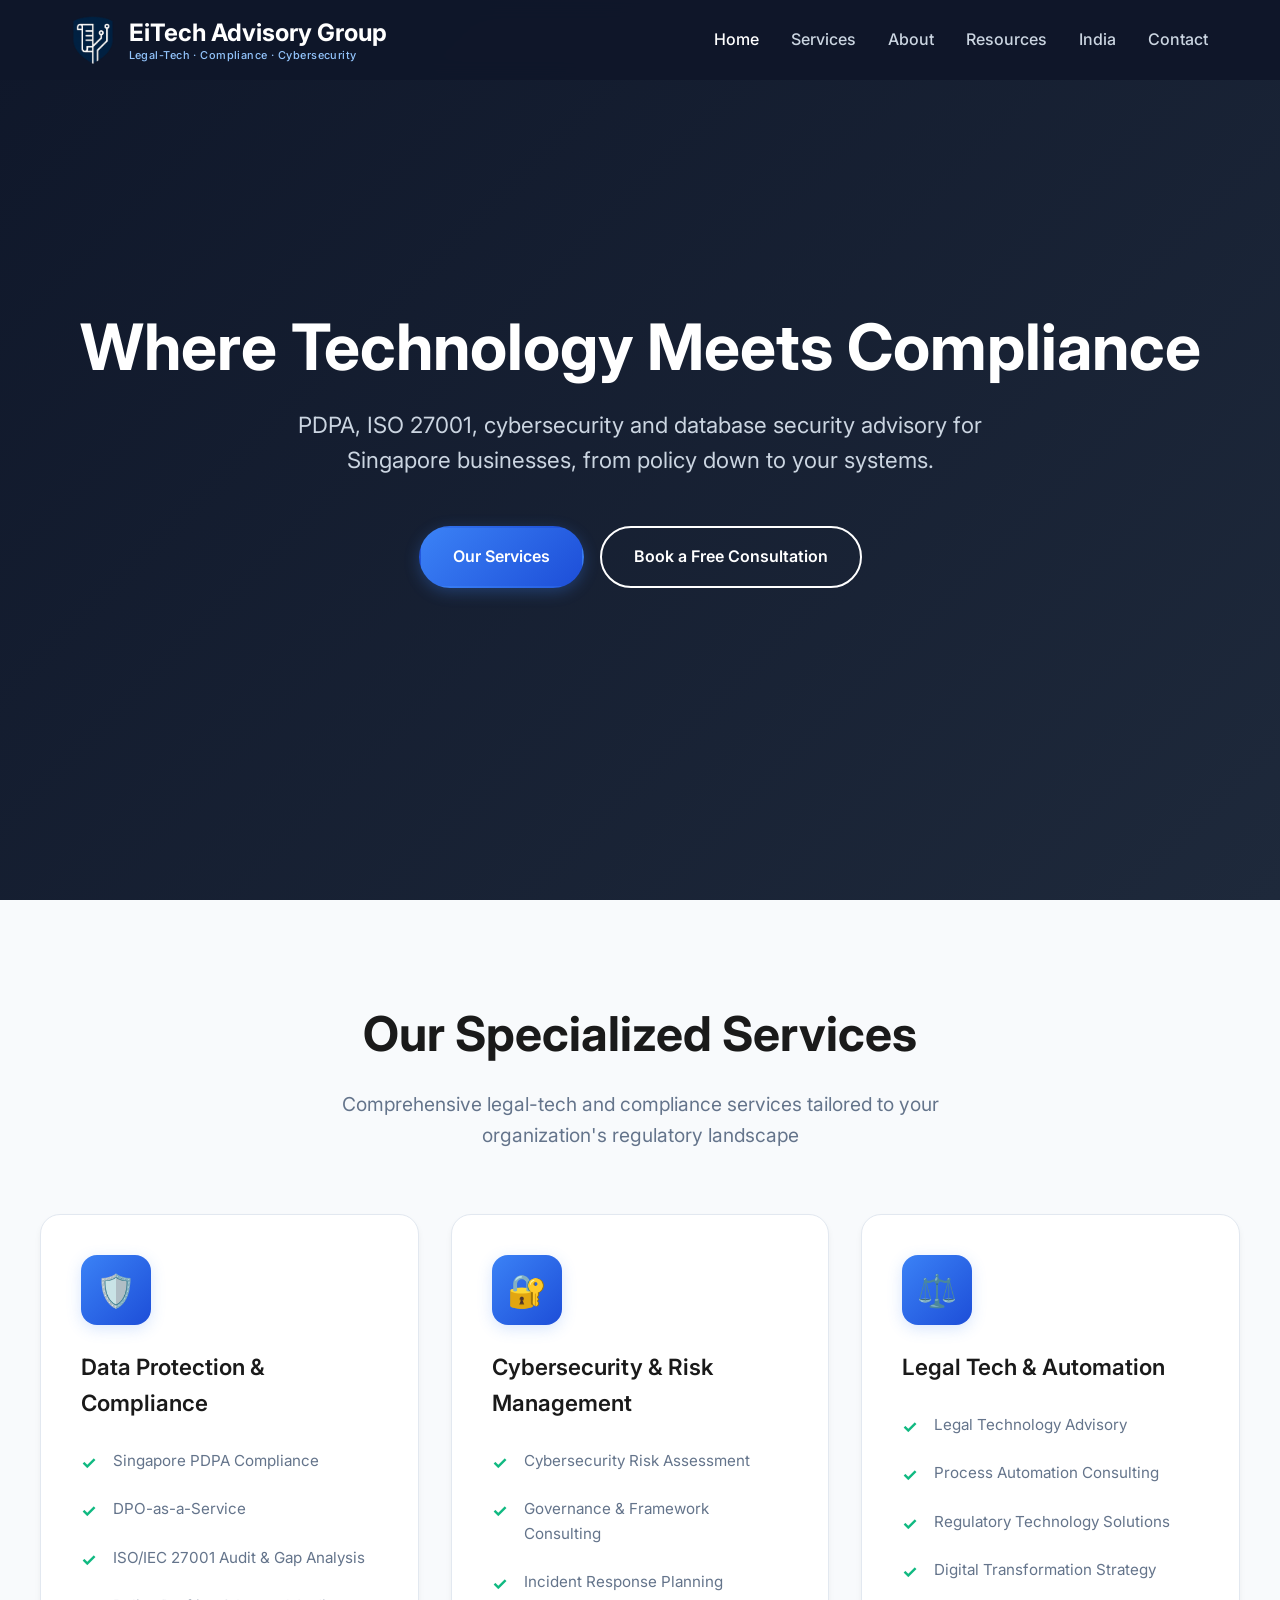
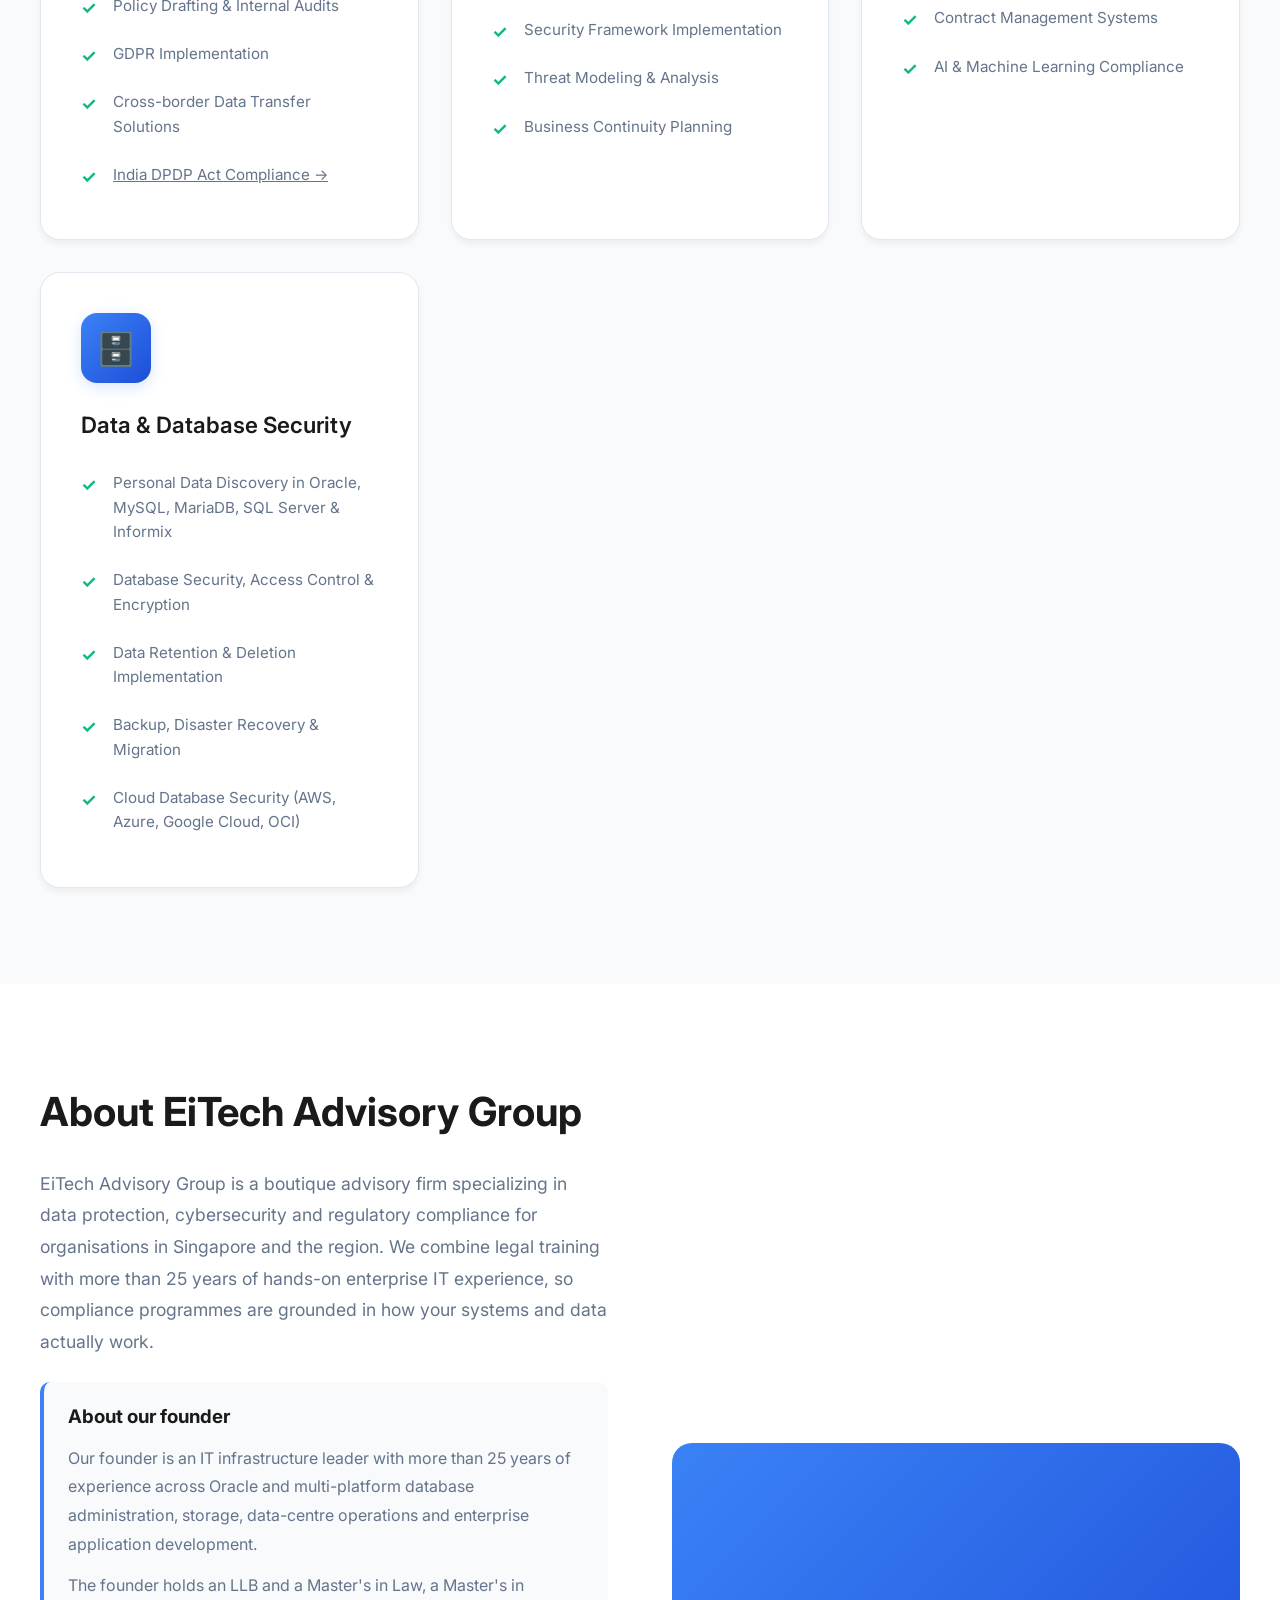
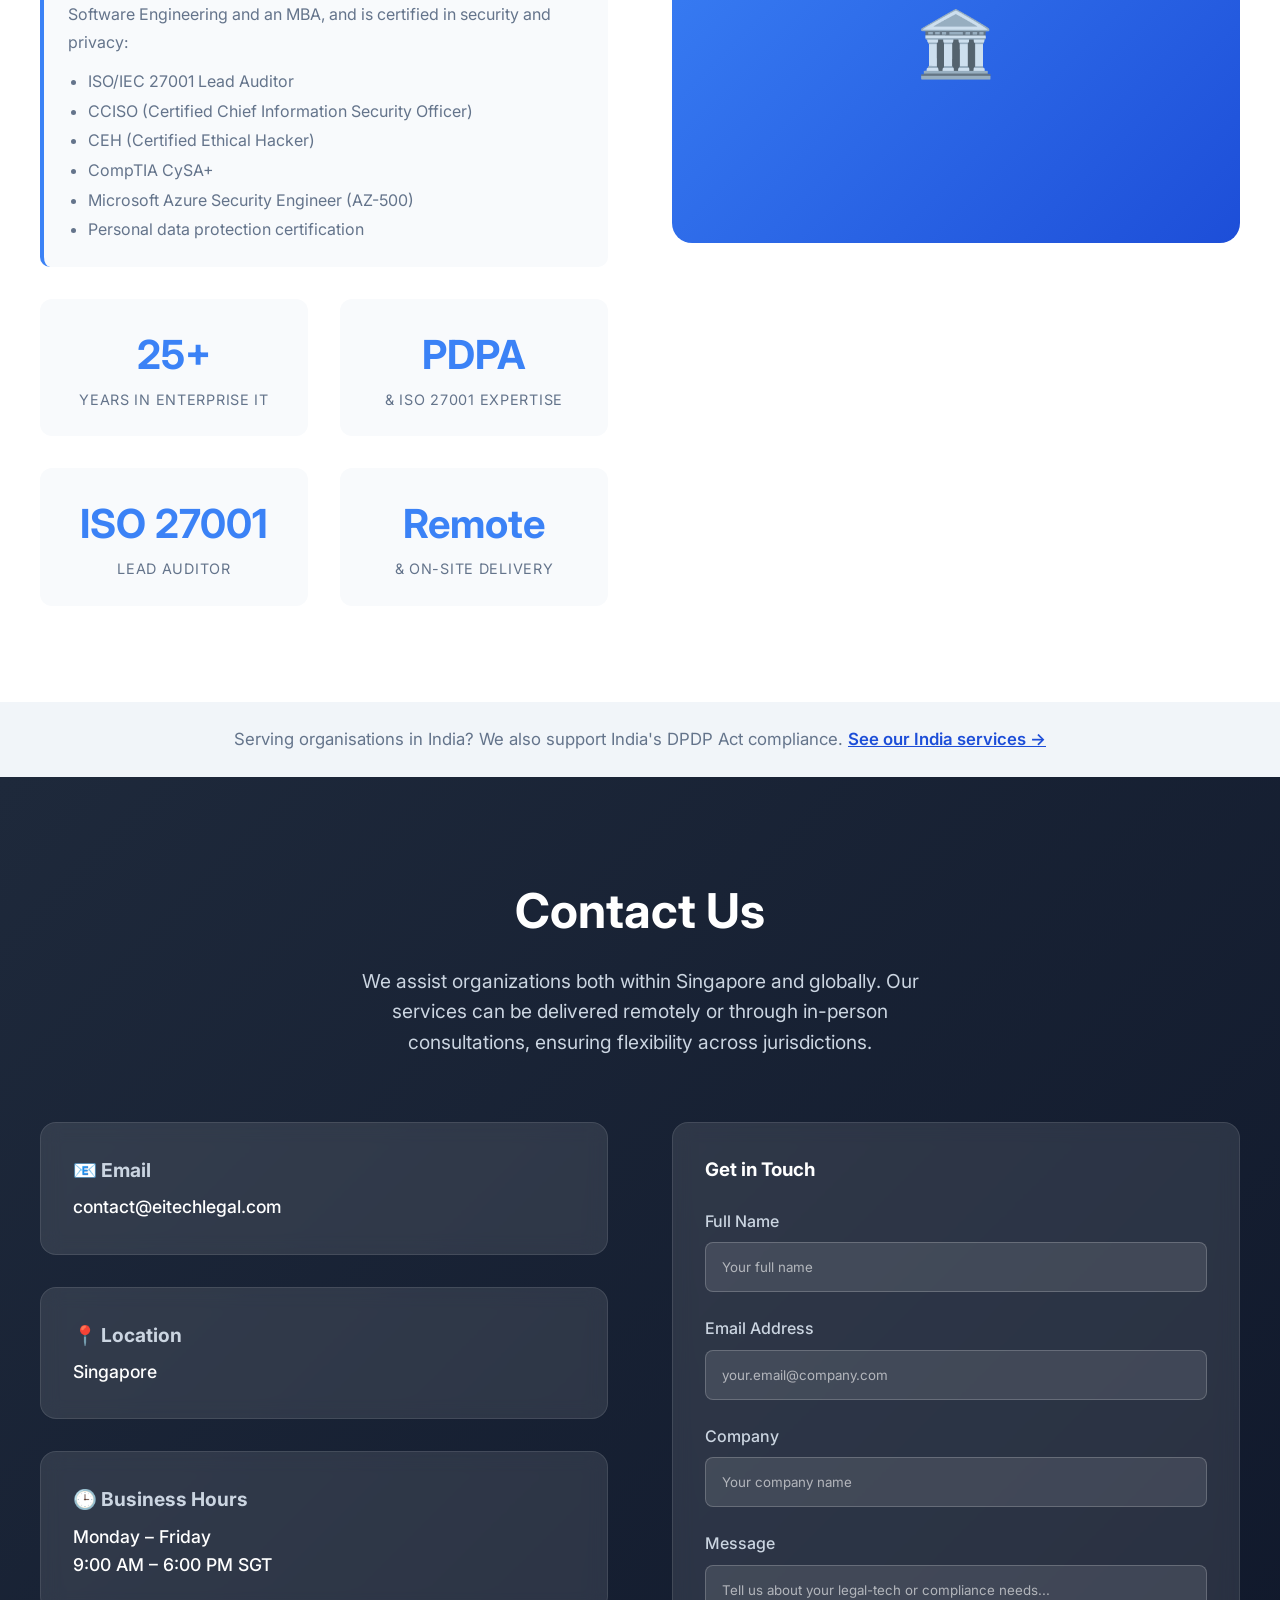
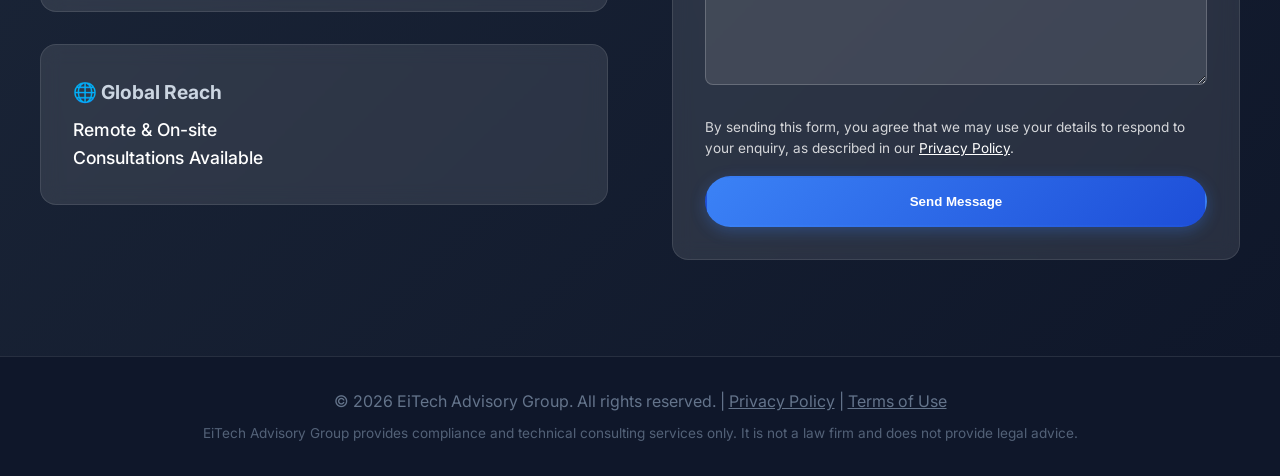
<file: index.html>
<!DOCTYPE html>
<html lang="en">
<head>
    <meta charset="UTF-8">
    <meta name="viewport" content="width=device-width, initial-scale=1.0">
    <title>Data Protection, Cybersecurity &amp; PDPA Compliance | Singapore | EiTech Advisory Group</title>
    <meta name="description" content="Where technology meets compliance: PDPA, ISO 27001, cybersecurity, DPO and database security advisory for Singapore businesses, from policy down to your systems.">
    <link rel="canonical" href="https://eitechlegal.com/">
    <link rel="icon" type="image/png" sizes="32x32" href="assets/favicon-32.png">
    <link rel="apple-touch-icon" href="assets/apple-touch-icon.png">
    <meta property="og:type" content="website">
    <meta property="og:site_name" content="EiTech Advisory Group">
    <meta property="og:title" content="Data Protection, Cybersecurity &amp; PDPA Compliance | Singapore | EiTech Advisory Group">
    <meta property="og:description" content="Where technology meets compliance: PDPA, ISO 27001, cybersecurity, DPO and database security advisory for Singapore businesses, from policy down to your systems.">
    <meta property="og:url" content="https://eitechlegal.com/">
    <meta property="og:image" content="https://eitechlegal.com/assets/og-image.png">
    <meta property="og:image:width" content="1200">
    <meta property="og:image:height" content="630">
    <meta name="twitter:card" content="summary_large_image">
    <script type="application/ld+json">{"@context": "https://schema.org", "@type": "ProfessionalService", "name": "EiTech Advisory Group", "url": "https://eitechlegal.com/", "logo": "https://eitechlegal.com/logo.png", "image": "https://eitechlegal.com/assets/og-image.png", "email": "contact@eitechlegal.com", "address": {"@type": "PostalAddress", "addressCountry": "SG"}, "areaServed": ["SG", "IN"], "description": "Data protection, cybersecurity and PDPA compliance consulting in Singapore, with India DPDP Act support. Not a law firm; does not provide legal advice.", "knowsAbout": ["DPDP Act 2023", "PDPA", "ISO/IEC 27001", "Cybersecurity", "Data protection"]}</script>
    
    
    
    <!-- Google Fonts -->
    <link href="https://fonts.googleapis.com/css2?family=Inter:wght@300;400;500;600;700&display=swap" rel="stylesheet">
    
    <style>
        :root {
            --primary-blue: #3b82f6;
            --primary-dark: #1d4ed8;
            --dark-navy: #0f172a;
            --medium-navy: #1e293b;
            --light-gray: #f8fafc;
            --text-dark: #1a1a1a;
            --text-medium: #64748b;
            --text-light: #cbd5e1;
            --white: #ffffff;
            --success-green: #10b981;
        }

        * {
            margin: 0;
            padding: 0;
            box-sizing: border-box;
        }

        body {
            font-family: 'Inter', -apple-system, BlinkMacSystemFont, 'Segoe UI', sans-serif;
            line-height: 1.6;
            color: var(--text-dark);
            overflow-x: hidden;
        }

        /* Navigation */
        .navbar {
            position: fixed;
            top: 0;
            left: 0;
            right: 0;
            background: rgba(15, 23, 42, 0.95);
            backdrop-filter: blur(10px);
            padding: 1rem 0;
            z-index: 1000;
            transition: all 0.3s ease;
        }

        .navbar.scrolled {
            background: rgba(15, 23, 42, 0.98);
            box-shadow: 0 2px 20px rgba(0, 0, 0, 0.1);
        }

        .nav-container {
            max-width: 1200px;
            margin: 0 auto;
            padding: 0 2rem;
            display: flex;
            justify-content: space-between;
            align-items: center;
        }

        .logo {
            display: flex;
            align-items: center;
            text-decoration: none;
            color: var(--white);
        }

        .logo-img {
            height: 48px;
            width: auto;
            margin-right: 15px;
            object-fit: contain;
        }

        .logo-text {
            font-size: 1.5rem;
            font-weight: 700;
            color: var(--white);
        }

        .nav-menu {
            display: flex;
            list-style: none;
            gap: 2rem;
        }

        .nav-menu a {
            color: var(--text-light);
            text-decoration: none;
            font-weight: 500;
            transition: color 0.3s ease;
        }

        .nav-menu a:hover,
        .nav-menu a.active {
            color: var(--white);
        }

        .mobile-menu-btn {
            display: none;
            background: none;
            border: none;
            color: var(--white);
            font-size: 1.5rem;
            cursor: pointer;
        }

        /* Hero Section */
        .hero {
            background: linear-gradient(135deg, var(--dark-navy) 0%, var(--medium-navy) 100%);
            min-height: 100vh;
            display: flex;
            align-items: center;
            position: relative;
            overflow: hidden;
        }

        .hero::before {
            content: '';
            position: absolute;
            top: 0;
            left: 0;
            right: 0;
            bottom: 0;
            background: url('data:image/svg+xml,<svg width="60" height="60" viewBox="0 0 60 60" xmlns="http://www.w3.org/2000/svg"><g fill="none" fill-rule="evenodd"><g fill="%23ffffff" fill-opacity="0.04"><circle cx="30" cy="30" r="1.5"/></g></svg>') repeat;
            opacity: 0.5;
        }

        .hero-content {
            max-width: 1200px;
            margin: 0 auto;
            padding: 0 2rem;
            text-align: center;
            position: relative;
            z-index: 2;
        }

        .hero h1 {
            font-size: clamp(2.5rem, 5vw, 4.5rem);
            font-weight: 700;
            color: var(--white);
            margin-bottom: 1.5rem;
            line-height: 1.1;
            animation: fadeInUp 1s ease;
        }

        .hero-subtitle {
            font-size: clamp(1.1rem, 2vw, 1.4rem);
            color: var(--text-light);
            margin-bottom: 3rem;
            max-width: 700px;
            margin-left: auto;
            margin-right: auto;
            animation: fadeInUp 1s ease 0.2s both;
        }

        .cta-buttons {
            display: flex;
            gap: 1rem;
            justify-content: center;
            flex-wrap: wrap;
            animation: fadeInUp 1s ease 0.4s both;
        }

        .btn {
            display: inline-block;
            padding: 1rem 2rem;
            border-radius: 50px;
            text-decoration: none;
            font-weight: 600;
            transition: all 0.3s ease;
            border: 2px solid transparent;
        }

        .btn-primary {
            background: linear-gradient(135deg, var(--primary-blue), var(--primary-dark));
            color: var(--white);
            box-shadow: 0 4px 15px rgba(59, 130, 246, 0.3);
        }

        .btn-primary:hover {
            transform: translateY(-2px);
            box-shadow: 0 8px 25px rgba(59, 130, 246, 0.4);
        }

        .btn-secondary {
            background: transparent;
            color: var(--white);
            border-color: var(--white);
        }

        .btn-secondary:hover {
            background: var(--white);
            color: var(--dark-navy);
            transform: translateY(-2px);
        }

        /* Services Section */
        .services {
            padding: 6rem 2rem;
            background: var(--light-gray);
        }

        .container {
            max-width: 1200px;
            margin: 0 auto;
        }

        .section-header {
            text-align: center;
            margin-bottom: 4rem;
        }

        .section-title {
            font-size: clamp(2rem, 4vw, 3rem);
            font-weight: 700;
            color: var(--text-dark);
            margin-bottom: 1rem;
        }

        .section-subtitle {
            font-size: 1.2rem;
            color: var(--text-medium);
            max-width: 600px;
            margin: 0 auto;
        }

        .services-grid {
            display: grid;
            grid-template-columns: repeat(auto-fit, minmax(350px, 1fr));
            gap: 2rem;
            margin-top: 3rem;
        }

        .service-card {
            background: var(--white);
            padding: 2.5rem;
            border-radius: 20px;
            box-shadow: 0 4px 6px rgba(0, 0, 0, 0.05);
            transition: all 0.4s ease;
            border: 1px solid #e2e8f0;
            position: relative;
            overflow: hidden;
        }

        .service-card::before {
            content: '';
            position: absolute;
            top: 0;
            left: 0;
            right: 0;
            height: 4px;
            background: linear-gradient(135deg, var(--primary-blue), var(--primary-dark));
            transform: scaleX(0);
            transition: transform 0.3s ease;
        }

        .service-card:hover {
            transform: translateY(-8px);
            box-shadow: 0 20px 40px rgba(0, 0, 0, 0.1);
        }

        .service-card:hover::before {
            transform: scaleX(1);
        }

        .service-icon {
            width: 70px;
            height: 70px;
            background: linear-gradient(135deg, var(--primary-blue), var(--primary-dark));
            border-radius: 16px;
            display: flex;
            align-items: center;
            justify-content: center;
            margin-bottom: 1.5rem;
            font-size: 2rem;
            color: var(--white);
            box-shadow: 0 4px 15px rgba(59, 130, 246, 0.2);
        }

        .service-card h3 {
            font-size: 1.4rem;
            font-weight: 600;
            margin-bottom: 1rem;
            color: var(--text-dark);
        }

        .service-list {
            list-style: none;
        }

        .service-list li {
            padding: 0.75rem 0;
            color: var(--text-medium);
            position: relative;
            padding-left: 2rem;
            font-size: 0.95rem;
        }

        .service-list li::before {
            content: '✓';
            position: absolute;
            left: 0;
            color: var(--success-green);
            font-weight: bold;
            font-size: 1.1rem;
        }

        /* About Section */
        .about {
            padding: 6rem 2rem;
            background: var(--white);
        }

        .about-content {
            display: grid;
            grid-template-columns: 1fr 1fr;
            gap: 4rem;
            align-items: center;
        }

        .about-text h2 {
            font-size: clamp(2rem, 4vw, 2.5rem);
            font-weight: 700;
            color: var(--text-dark);
            margin-bottom: 1.5rem;
        }

        .about-text p {
            font-size: 1.1rem;
            color: var(--text-medium);
            margin-bottom: 1.5rem;
            line-height: 1.8;
        }

        .stats-grid {
            display: grid;
            grid-template-columns: repeat(2, 1fr);
            gap: 2rem;
            margin-top: 2rem;
        }

        .stat-item {
            text-align: center;
            padding: 1.5rem;
            background: var(--light-gray);
            border-radius: 12px;
        }

        .stat-number {
            font-size: 2.5rem;
            font-weight: 700;
            color: var(--primary-blue);
            display: block;
        }

        .stat-label {
            color: var(--text-medium);
            font-size: 0.9rem;
            text-transform: uppercase;
            letter-spacing: 0.05em;
            margin-top: 0.5rem;
        }

        .about-visual {
            position: relative;
        }

        .about-image {
            width: 100%;
            height: 400px;
            background: linear-gradient(135deg, var(--primary-blue), var(--primary-dark));
            border-radius: 20px;
            display: flex;
            align-items: center;
            justify-content: center;
            font-size: 4rem;
            color: var(--white);
        }

        /* Contact Section */
        .contact {
            padding: 6rem 2rem;
            background: linear-gradient(135deg, var(--medium-navy) 0%, var(--dark-navy) 100%);
            color: var(--white);
        }

        .contact .section-title {
            color: var(--white);
        }

        .contact .section-subtitle {
            color: var(--text-light);
        }

        .contact-content {
            display: grid;
            grid-template-columns: 1fr 1fr;
            gap: 4rem;
            margin-top: 3rem;
        }

        .contact-info {
            display: flex;
            flex-direction: column;
            gap: 2rem;
        }

        .contact-item {
            background: rgba(255, 255, 255, 0.1);
            padding: 2rem;
            border-radius: 16px;
            backdrop-filter: blur(10px);
            border: 1px solid rgba(255, 255, 255, 0.1);
            transition: all 0.3s ease;
        }

        .contact-item:hover {
            background: rgba(255, 255, 255, 0.15);
            transform: translateY(-2px);
        }

        .contact-item h4 {
            font-size: 1.2rem;
            margin-bottom: 0.5rem;
            color: var(--text-light);
            display: flex;
            align-items: center;
            gap: 0.5rem;
        }

        .contact-item p {
            color: var(--white);
            font-weight: 500;
            font-size: 1.1rem;
        }

        .contact-form {
            background: rgba(255, 255, 255, 0.1);
            padding: 2rem;
            border-radius: 16px;
            backdrop-filter: blur(10px);
            border: 1px solid rgba(255, 255, 255, 0.1);
        }

        .form-group {
            margin-bottom: 1.5rem;
        }

        .form-group label {
            display: block;
            margin-bottom: 0.5rem;
            color: var(--text-light);
            font-weight: 500;
        }

        .form-group input,
        .form-group textarea {
            width: 100%;
            padding: 1rem;
            border: 1px solid rgba(255, 255, 255, 0.2);
            border-radius: 8px;
            background: rgba(255, 255, 255, 0.1);
            color: var(--white);
            font-family: inherit;
        }

        .form-group input::placeholder,
        .form-group textarea::placeholder {
            color: rgba(255, 255, 255, 0.6);
        }

        .form-group textarea {
            resize: vertical;
            min-height: 120px;
        }

        /* Founder profile */
        .founder-card {
            background: #f8fafc;
            border-left: 4px solid var(--primary-blue);
            border-radius: 10px;
            padding: 1.25rem 1.5rem;
            margin: 1.5rem 0;
        }
        .founder-card h3 { margin-bottom: 0.75rem; color: var(--text-dark); }
        .about-text .founder-card p { margin-bottom: 0.75rem; font-size: 1rem; }
        .founder-certs { margin: 0 0 0 1.25rem; padding: 0; color: var(--text-medium); }
        .founder-certs li { margin-bottom: 0.25rem; }
        .form-privacy { font-size: 0.85rem; color: rgba(255,255,255,0.8); margin: 0 0 1rem; }
        .form-privacy a { color: #fff; text-decoration: underline; }
        .footer a { color: inherit; text-decoration: underline; }
        .footer-disclaimer { font-size: 0.85rem; opacity: 0.8; margin-top: 0.5rem; }

        .india-callout { background: #f1f5f9; padding: 1.5rem 2rem; text-align: center; }
        .india-callout p { margin: 0; color: var(--text-medium); font-size: 1.05rem; }
        .india-callout a { color: var(--primary-dark); font-weight: 600; }

        /* Footer */
        .footer {
            background: var(--dark-navy);
            color: var(--text-medium);
            text-align: center;
            padding: 2rem;
            border-top: 1px solid rgba(255, 255, 255, 0.1);
        }

        /* Animations */
        @keyframes fadeInUp {
            from {
                opacity: 0;
                transform: translateY(30px);
            }
            to {
                opacity: 1;
                transform: translateY(0);
            }
        }

        /* Responsive Design */
        @media (max-width: 768px) {
            .nav-menu {
                display: none;
            }
            
            .mobile-menu-btn {
                display: block;
            }
            
            .hero h1 {
                font-size: 2.5rem;
            }
            
            .hero-subtitle {
                font-size: 1.1rem;
            }
            
            .cta-buttons {
                flex-direction: column;
                align-items: center;
            }
            
            .services-grid {
                grid-template-columns: 1fr;
            }
            
            .about-content {
                grid-template-columns: 1fr;
                gap: 2rem;
            }
            
            .contact-content {
                grid-template-columns: 1fr;
                gap: 2rem;
            }
            
            .stats-grid {
                grid-template-columns: 1fr;
            }
        }

        /* Smooth scrolling */
        html {
            scroll-behavior: smooth;
        }

        /* Loading animation */
        .page-loader {
            position: fixed;
            top: 0;
            left: 0;
            width: 100%;
            height: 100%;
            background: var(--dark-navy);
            display: flex;
            align-items: center;
            justify-content: center;
            z-index: 9999;
            opacity: 1;
            transition: opacity 0.5s ease;
        }

        .page-loader.hidden {
            opacity: 0;
            pointer-events: none;
        }

        .loader {
            width: 50px;
            height: 50px;
            border: 3px solid rgba(59, 130, 246, 0.3);
            border-top: 3px solid var(--primary-blue);
            border-radius: 50%;
            animation: spin 1s linear infinite;
        }

        @keyframes spin {
            0% { transform: rotate(0deg); }
            100% { transform: rotate(360deg); }
        }
    </style>
    <link rel="stylesheet" href="assets/site.css">
</head>
<body>
    <!-- Loading Screen -->
    <!-- Navigation -->
    <nav class="navbar" id="navbar">
        <div class="nav-container">
            <a href="#home" class="logo">
                <img src="logo.png" alt="EiTech Advisory Group logo" class="logo-img" onerror="this.style.display='none'">
                <span class="logo-text">EiTech Advisory Group<small class="logo-tagline">Legal-Tech · Compliance · Cybersecurity</small></span>
            </a>
            <ul class="nav-menu">
                <li><a href="#home" class="nav-link active">Home</a></li>
                <li><a href="#services" class="nav-link">Services</a></li>
                <li><a href="#about" class="nav-link">About</a></li>
                <li><a href="resources.html" class="nav-link">Resources</a></li>
                <li><a href="india.html" class="nav-link">India</a></li>
                <li><a href="#contact" class="nav-link">Contact</a></li>
            </ul>
            <button class="mobile-menu-btn" id="mobileMenuBtn">☰</button>
        </div>
    </nav>

    <!-- Hero Section -->
    <section class="hero" id="home">
        <div class="hero-content">
            <h1>Where Technology Meets Compliance</h1>
            <p class="hero-subtitle">
                PDPA, ISO 27001, cybersecurity and database security advisory for Singapore businesses, from policy down to your systems.
            </p>
            <div class="cta-buttons">
                <a href="#services" class="btn btn-primary">Our Services</a>
                <a href="#contact" class="btn btn-secondary">Book a Free Consultation</a>
            </div>
        </div>
    </section>

    <!-- Services Section -->
    <section class="services" id="services">
        <div class="container">
            <div class="section-header">
                <h2 class="section-title">Our Specialized Services</h2>
                <p class="section-subtitle">
                    Comprehensive legal-tech and compliance services tailored to your organization's regulatory landscape
                </p>
            </div>
            
            <div class="services-grid">
                <div class="service-card">
                    <div class="service-icon">🛡️</div>
                    <h3>Data Protection & Compliance</h3>
                    <ul class="service-list">
                        <li>Singapore PDPA Compliance</li>
                        <li>DPO-as-a-Service</li>
                        <li>ISO/IEC 27001 Audit & Gap Analysis</li>
                        <li>Policy Drafting & Internal Audits</li>
                        <li>GDPR Implementation</li>
                        <li>Cross-border Data Transfer Solutions</li>
                        <li><a href="dpdp.html" style="color:inherit;text-decoration:underline;">India DPDP Act Compliance →</a></li>
                    </ul>
                </div>

                <div class="service-card">
                    <div class="service-icon">🔐</div>
                    <h3>Cybersecurity & Risk Management</h3>
                    <ul class="service-list">
                        <li>Cybersecurity Risk Assessment</li>
                        <li>Governance & Framework Consulting</li>
                        <li>Incident Response Planning</li>
                        <li>Security Framework Implementation</li>
                        <li>Threat Modeling & Analysis</li>
                        <li>Business Continuity Planning</li>
                    </ul>
                </div>

                <div class="service-card">
                    <div class="service-icon">⚖️</div>
                    <h3>Legal Tech & Automation</h3>
                    <ul class="service-list">
                        <li>Legal Technology Advisory</li>
                        <li>Process Automation Consulting</li>
                        <li>Regulatory Technology Solutions</li>
                        <li>Digital Transformation Strategy</li>
                        <li>Contract Management Systems</li>
                        <li>AI & Machine Learning Compliance</li>
                    </ul>
                </div>

                <div class="service-card">
                    <div class="service-icon">🗄️</div>
                    <h3>Data &amp; Database Security</h3>
                    <ul class="service-list">
                        <li>Personal Data Discovery in Oracle, MySQL, MariaDB, SQL Server &amp; Informix</li>
                        <li>Database Security, Access Control &amp; Encryption</li>
                        <li>Data Retention &amp; Deletion Implementation</li>
                        <li>Backup, Disaster Recovery &amp; Migration</li>
                        <li>Cloud Database Security (AWS, Azure, Google Cloud, OCI)</li>
                    </ul>
                </div>
            </div>
        </div>
    </section>

    <!-- About Section -->
    <section class="about" id="about">
        <div class="container">
            <div class="about-content">
                <div class="about-text">
                    <h2>About EiTech Advisory Group</h2>
                    <p>
                        EiTech Advisory Group is a boutique advisory firm specializing in data protection, cybersecurity and regulatory compliance for organisations in Singapore and the region. We combine legal training with more than 25 years of hands-on enterprise IT experience, so compliance programmes are grounded in how your systems and data actually work.
                    </p>
                    <div class="founder-card">
                        <h3>About our founder</h3>
                        <p>
                            Our founder is an IT infrastructure leader with more than 25 years of experience across Oracle and multi-platform database administration, storage, data-centre operations and enterprise application development.
                        </p>
                        <p>
                            The founder holds an LLB and a Master's in Law, a Master's in Software Engineering and an MBA, and is certified in security and privacy:
                        </p>
                        <ul class="founder-certs">
                            <li>ISO/IEC 27001 Lead Auditor</li>
                            <li>CCISO (Certified Chief Information Security Officer)</li>
                            <li>CEH (Certified Ethical Hacker)</li>
                            <li>CompTIA CySA+</li>
                            <li>Microsoft Azure Security Engineer (AZ-500)</li>
                            <li>Personal data protection certification</li>
                        </ul>
                    </div>
                    
                    <div class="stats-grid">
                        <div class="stat-item">
                            <span class="stat-number">25+</span>
                            <span class="stat-label">Years in Enterprise IT</span>
                        </div>
                        <div class="stat-item">
                            <span class="stat-number">PDPA</span>
                            <span class="stat-label">&amp; ISO 27001 Expertise</span>
                        </div>
                        <div class="stat-item">
                            <span class="stat-number">ISO 27001</span>
                            <span class="stat-label">Lead Auditor</span>
                        </div>
                        <div class="stat-item">
                            <span class="stat-number">Remote</span>
                            <span class="stat-label">&amp; On-site Delivery</span>
                        </div>
                    </div>
                </div>
                
                <div class="about-visual">
                    <div class="about-image">
                        🏛️
                    </div>
                </div>
            </div>
        </div>
    </section>

    <!-- India callout -->
    <section class="india-callout">
        <div class="container">
            <p>Serving organisations in India? We also support India's DPDP Act compliance. <a href="india.html">See our India services →</a></p>
        </div>
    </section>

    <!-- Contact Section -->
    <section class="contact" id="contact">
        <div class="container">
            <div class="section-header">
                <h2 class="section-title">Contact Us</h2>
                <p class="section-subtitle">
                    We assist organizations both within Singapore and globally. Our services can be delivered remotely or through in-person consultations, ensuring flexibility across jurisdictions.
                </p>
            </div>
            
            <div class="contact-content">
                <div class="contact-info">
                    <div class="contact-item">
                        <h4>📧 Email</h4>
                        <p>contact@eitechlegal.com</p>
                    </div>
                    
                    <div class="contact-item">
                        <h4>📍 Location</h4>
                        <p>Singapore</p>
                    </div>
                    
                    <div class="contact-item">
                        <h4>🕒 Business Hours</h4>
                        <p>Monday – Friday<br>9:00 AM – 6:00 PM SGT</p>
                    </div>
                    
                    <div class="contact-item">
                        <h4>🌐 Global Reach</h4>
                        <p>Remote & On-site<br>Consultations Available</p>
                    </div>
                </div>
                
                <div class="contact-form">
                    <h3 style="margin-bottom: 1.5rem; color: white;">Get in Touch</h3>
                    <form action="https://formsubmit.co/contact@eitechlegal.com" method="POST">
                        <input type="hidden" name="_subject" value="New enquiry from eitechlegal.com">
                        <input type="hidden" name="_next" value="https://eitechlegal.com/thanks.html">
                        <input type="hidden" name="_template" value="table">
                        <input type="text" name="_honey" style="display:none" tabindex="-1" autocomplete="off" aria-hidden="true">
                        <div class="form-group">
                            <label for="name">Full Name</label>
                            <input type="text" id="name" name="name" placeholder="Your full name" required>
                        </div>
                        
                        <div class="form-group">
                            <label for="email">Email Address</label>
                            <input type="email" id="email" name="email" placeholder="your.email@company.com" required>
                        </div>
                        
                        <div class="form-group">
                            <label for="company">Company</label>
                            <input type="text" id="company" name="company" placeholder="Your company name">
                        </div>
                        
                        <div class="form-group">
                            <label for="message">Message</label>
                            <textarea id="message" name="message" placeholder="Tell us about your legal-tech or compliance needs..." required></textarea>
                        </div>
                        
                        <p class="form-privacy">By sending this form, you agree that we may use your details to respond to your enquiry, as described in our <a href="privacy.html">Privacy Policy</a>.</p>
                        <button type="submit" class="btn btn-primary" style="width: 100%;">Send Message</button>
                    </form>
                </div>
            </div>
        </div>
    </section>

    <!-- Footer -->
    <footer class="footer">
        <div class="container">
            <p>&copy; 2026 EiTech Advisory Group. All rights reserved. | <a href="privacy.html">Privacy Policy</a> | <a href="terms.html">Terms of Use</a></p>
            <p class="footer-disclaimer">EiTech Advisory Group provides compliance and technical consulting services only. It is not a law firm and does not provide legal advice.</p>
        </div>
    </footer>

    <script>

        // Navbar scroll effect
        window.addEventListener('scroll', function() {
            const navbar = document.getElementById('navbar');
            if (window.scrollY > 100) {
                navbar.classList.add('scrolled');
            } else {
                navbar.classList.remove('scrolled');
            }
        });

        // Smooth scrolling for navigation links
        document.querySelectorAll('a[href^="#"]').forEach(anchor => {
            anchor.addEventListener('click', function (e) {
                e.preventDefault();
                const target = document.querySelector(this.getAttribute('href'));
                if (target) {
                    target.scrollIntoView({
                        behavior: 'smooth',
                        block: 'start'
                    });
                }
            });
        });

        // Active navigation link
        window.addEventListener('scroll', function() {
            const sections = document.querySelectorAll('section[id]');
            const navLinks = document.querySelectorAll('.nav-link');
            
            let current = '';
            sections.forEach(section => {
                const sectionTop = section.offsetTop - 100;
                if (window.scrollY >= sectionTop) {
                    current = section.getAttribute('id');
                }
            });

            navLinks.forEach(link => {
                link.classList.remove('active');
                if (link.getAttribute('href') === '#' + current) {
                    link.classList.add('active');
                }
            });
        });

        // Intersection Observer for animations
        const observerOptions = {
            threshold: 0.1,
            rootMargin: '0px 0px -50px 0px'
        };

        const observer = new IntersectionObserver(function(entries) {
            entries.forEach(entry => {
                if (entry.isIntersecting) {
                    entry.target.style.opacity = '1';
                    entry.target.style.transform = 'translateY(0)';
                }
            });
        }, observerOptions);

        // Observe elements for animation
        document.querySelectorAll('.service-card, .stat-item, .contact-item').forEach(el => {
            el.style.opacity = '0';
            el.style.transform = 'translateY(20px)';
            el.style.transition = 'opacity 0.6s ease, transform 0.6s ease';
            observer.observe(el);
        });
    </script>
    <script src="assets/site.js"></script>
</body>
</html>
</file>
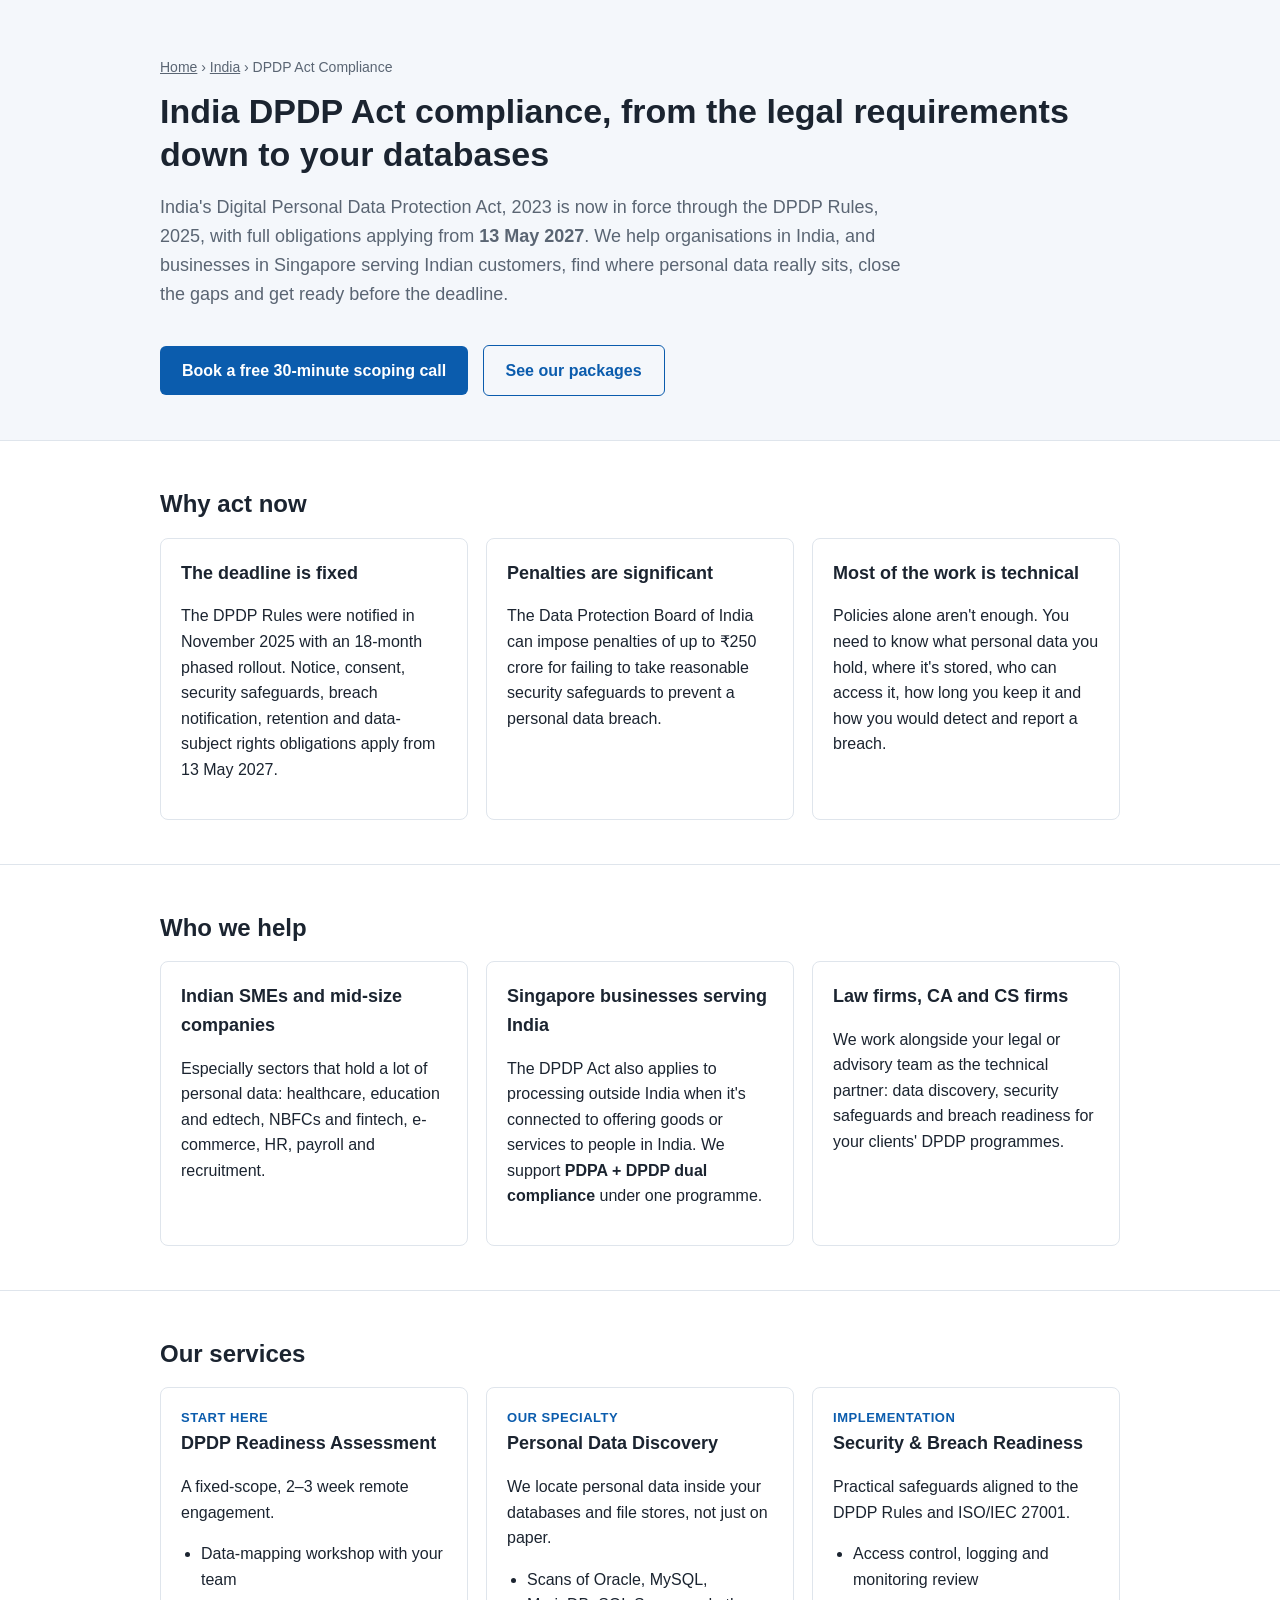
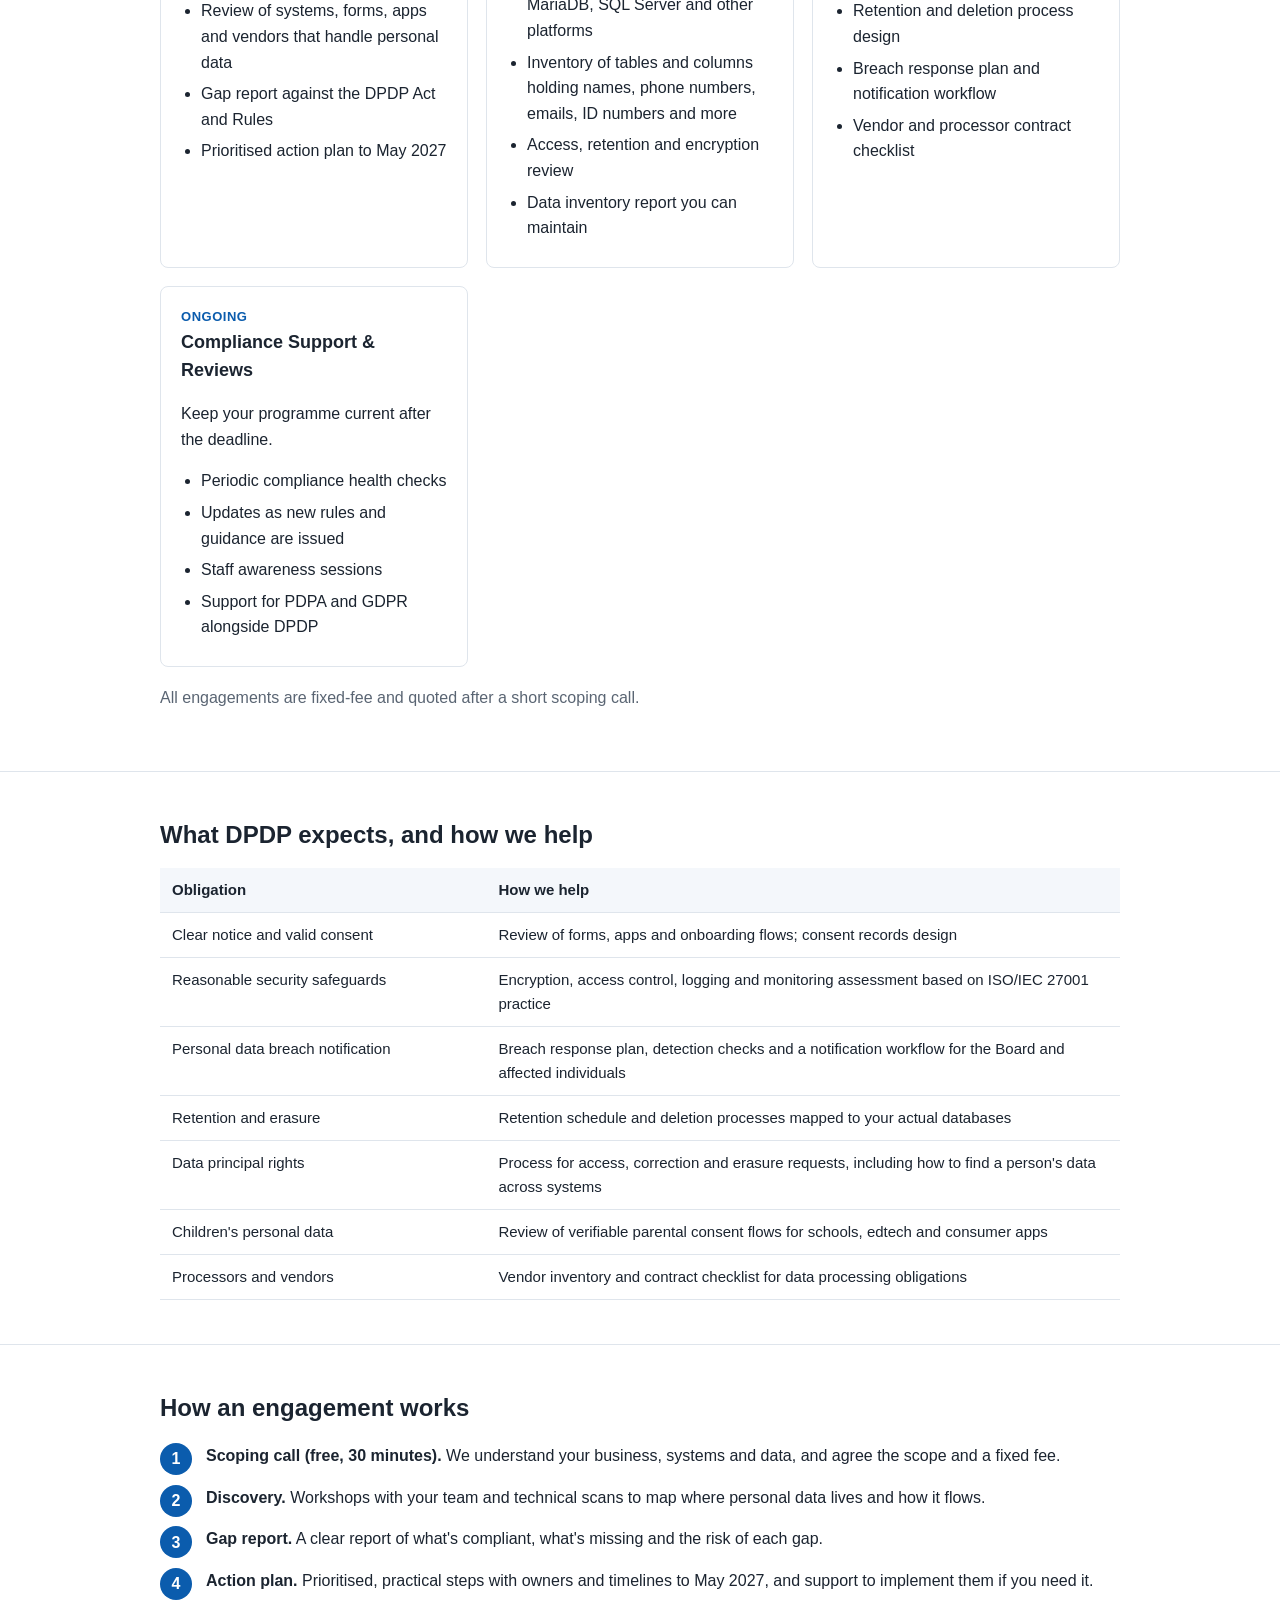
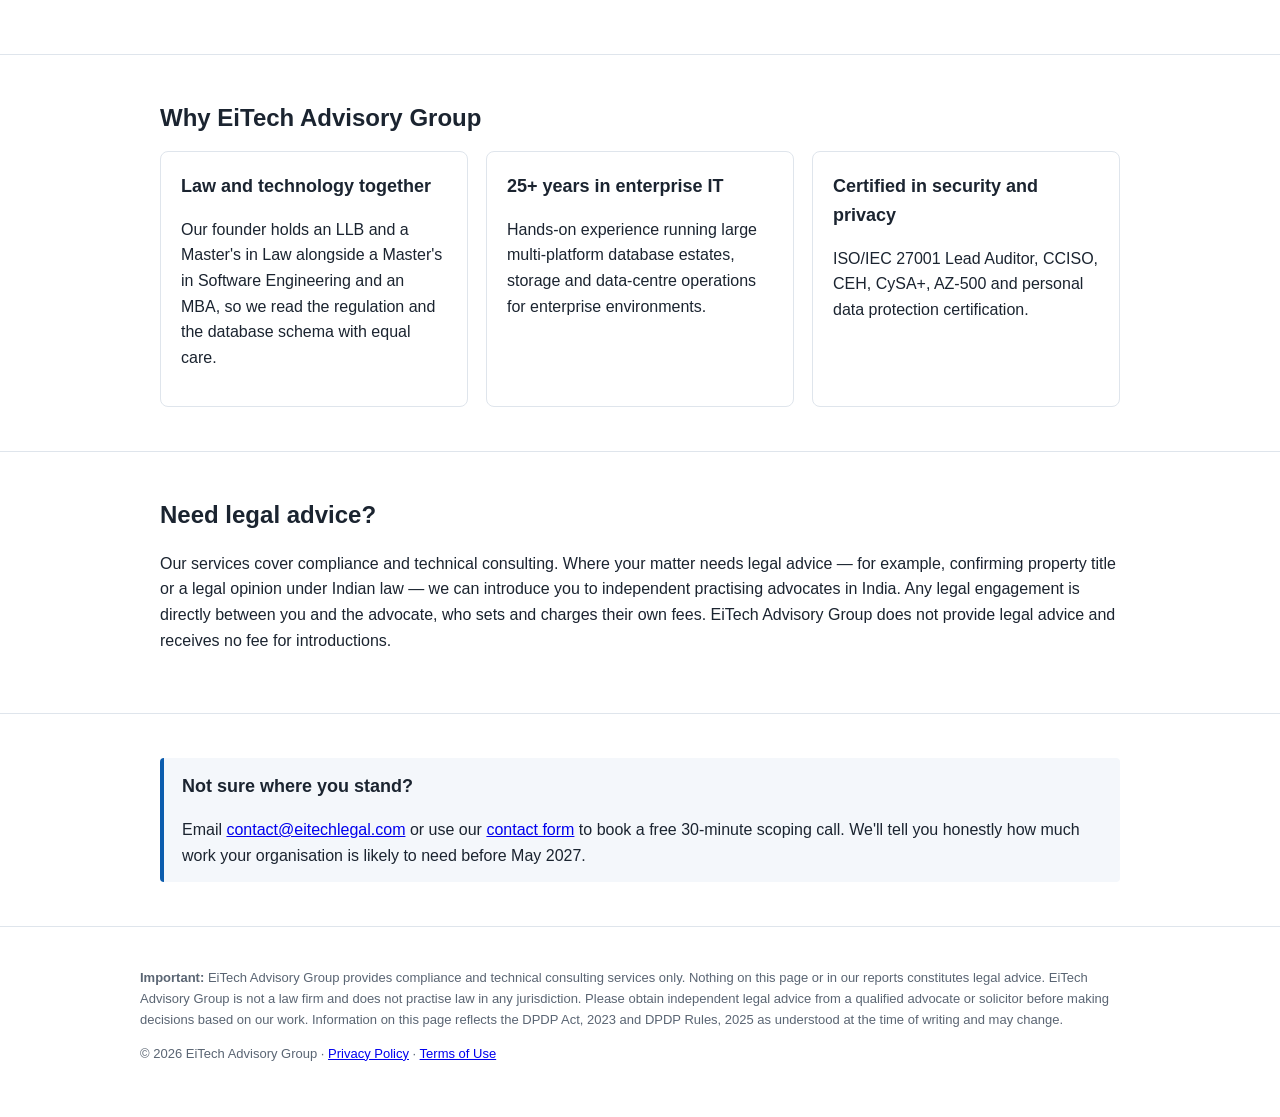
<file: dpdp.html>
<!DOCTYPE html>
<html lang="en">
<head>
<meta charset="UTF-8">
<meta name="viewport" content="width=device-width, initial-scale=1.0">
<title>DPDP Act Compliance Consultant | Readiness Assessment | EiTech Advisory Group</title>
<meta name="description" content="India DPDP Act 2023 and DPDP Rules 2025 compliance support: readiness assessments, personal data discovery in your databases, security safeguards and breach readiness before May 2027.">
    <link rel="canonical" href="https://eitechlegal.com/dpdp.html">
    <link rel="icon" type="image/png" sizes="32x32" href="assets/favicon-32.png">
    <link rel="apple-touch-icon" href="assets/apple-touch-icon.png">
    <meta property="og:type" content="website">
    <meta property="og:site_name" content="EiTech Advisory Group">
    <meta property="og:title" content="DPDP Act Compliance Consultant | Readiness Assessment | EiTech Advisory Group">
    <meta property="og:description" content="India DPDP Act 2023 and DPDP Rules 2025 compliance support: readiness assessments, personal data discovery in your databases, security safeguards and breach readiness before May 2027.">
    <meta property="og:url" content="https://eitechlegal.com/dpdp.html">
    <meta property="og:image" content="https://eitechlegal.com/assets/og-image.png">
    <meta property="og:image:width" content="1200">
    <meta property="og:image:height" content="630">
    <meta name="twitter:card" content="summary_large_image">
<style>
  :root { --ink:#1b2430; --muted:#5a6573; --accent:#0b5cad; --bg-soft:#f4f7fb; --line:#dfe5ec; }
  * { box-sizing:border-box; }
  body { margin:0; font-family: "Segoe UI", Roboto, Arial, sans-serif; color:var(--ink); line-height:1.6; }
  .wrap { max-width:1000px; margin:0 auto; padding:0 20px; }
  header.hero { background:var(--bg-soft); border-bottom:1px solid var(--line); padding:56px 0 44px; }
  .crumb { font-size:14px; color:var(--muted); margin-bottom:12px; }
  .crumb a { color:var(--muted); }
  h1 { font-size:34px; line-height:1.25; margin:0 0 14px; }
  h2 { font-size:24px; margin:0 0 14px; }
  h3 { font-size:18px; margin:0 0 8px; }
  .lead { font-size:18px; color:var(--muted); max-width:760px; }
  .btn { display:inline-block; background:var(--accent); color:#fff; padding:12px 22px; border-radius:6px; text-decoration:none; font-weight:600; margin-top:18px; }
  .btn.ghost { background:transparent; color:var(--accent); border:1px solid var(--accent); margin-left:10px; }
  section { padding:44px 0; border-bottom:1px solid var(--line); }
  .grid { display:grid; grid-template-columns:repeat(auto-fit,minmax(260px,1fr)); gap:18px; }
  .card { border:1px solid var(--line); border-radius:8px; padding:20px; background:#fff; }
  .card .tag { font-size:13px; color:var(--accent); font-weight:600; text-transform:uppercase; letter-spacing:.04em; }
  ul.tick { padding-left:20px; margin:8px 0 0; }
  ul.tick li { margin-bottom:6px; }
  table { width:100%; border-collapse:collapse; font-size:15px; }
  th, td { text-align:left; padding:10px 12px; border-bottom:1px solid var(--line); vertical-align:top; }
  th { background:var(--bg-soft); }
  .note { background:var(--bg-soft); border-left:4px solid var(--accent); padding:14px 18px; border-radius:4px; }
  .steps { counter-reset:step; list-style:none; padding:0; }
  .steps li { counter-increment:step; position:relative; padding-left:46px; margin-bottom:16px; }
  .steps li::before { content:counter(step); position:absolute; left:0; top:0; width:32px; height:32px; border-radius:50%; background:var(--accent); color:#fff; display:flex; align-items:center; justify-content:center; font-weight:700; }
  .disclaimer { font-size:13px; color:var(--muted); padding:28px 0 40px; }
</style>
</head>
<body>

<header class="hero">
  <div class="wrap">
    <div class="crumb"><a href="index.html">Home</a> › <a href="india.html">India</a> › DPDP Act Compliance</div>
    <h1>India DPDP Act compliance, from the legal requirements down to your databases</h1>
    <p class="lead">India's Digital Personal Data Protection Act, 2023 is now in force through the DPDP Rules, 2025, with full obligations applying from <strong>13 May 2027</strong>. We help organisations in India, and businesses in Singapore serving Indian customers, find where personal data really sits, close the gaps and get ready before the deadline.</p>
    <a class="btn" href="index.html#contact">Book a free 30-minute scoping call</a>
    <a class="btn ghost" href="#packages">See our packages</a>
  </div>
</header>

<section>
  <div class="wrap">
    <h2>Why act now</h2>
    <div class="grid">
      <div class="card">
        <h3>The deadline is fixed</h3>
        <p>The DPDP Rules were notified in November 2025 with an 18-month phased rollout. Notice, consent, security safeguards, breach notification, retention and data-subject rights obligations apply from 13 May 2027.</p>
      </div>
      <div class="card">
        <h3>Penalties are significant</h3>
        <p>The Data Protection Board of India can impose penalties of up to ₹250 crore for failing to take reasonable security safeguards to prevent a personal data breach.</p>
      </div>
      <div class="card">
        <h3>Most of the work is technical</h3>
        <p>Policies alone aren't enough. You need to know what personal data you hold, where it's stored, who can access it, how long you keep it and how you would detect and report a breach.</p>
      </div>
    </div>
  </div>
</section>

<section>
  <div class="wrap">
    <h2>Who we help</h2>
    <div class="grid">
      <div class="card">
        <h3>Indian SMEs and mid-size companies</h3>
        <p>Especially sectors that hold a lot of personal data: healthcare, education and edtech, NBFCs and fintech, e-commerce, HR, payroll and recruitment.</p>
      </div>
      <div class="card">
        <h3>Singapore businesses serving India</h3>
        <p>The DPDP Act also applies to processing outside India when it's connected to offering goods or services to people in India. We support <strong>PDPA + DPDP dual compliance</strong> under one programme.</p>
      </div>
      <div class="card">
        <h3>Law firms, CA and CS firms</h3>
        <p>We work alongside your legal or advisory team as the technical partner: data discovery, security safeguards and breach readiness for your clients' DPDP programmes.</p>
      </div>
    </div>
  </div>
</section>

<section id="packages">
  <div class="wrap">
    <h2>Our services</h2>
    <div class="grid">
      <div class="card">
        <div class="tag">Start here</div>
        <h3>DPDP Readiness Assessment</h3>
        <p>A fixed-scope, 2–3 week remote engagement.</p>
        <ul class="tick">
          <li>Data-mapping workshop with your team</li>
          <li>Review of systems, forms, apps and vendors that handle personal data</li>
          <li>Gap report against the DPDP Act and Rules</li>
          <li>Prioritised action plan to May 2027</li>
        </ul>
      </div>
      <div class="card">
        <div class="tag">Our specialty</div>
        <h3>Personal Data Discovery</h3>
        <p>We locate personal data inside your databases and file stores, not just on paper.</p>
        <ul class="tick">
          <li>Scans of Oracle, MySQL, MariaDB, SQL Server and other platforms</li>
          <li>Inventory of tables and columns holding names, phone numbers, emails, ID numbers and more</li>
          <li>Access, retention and encryption review</li>
          <li>Data inventory report you can maintain</li>
        </ul>
      </div>
      <div class="card">
        <div class="tag">Implementation</div>
        <h3>Security &amp; Breach Readiness</h3>
        <p>Practical safeguards aligned to the DPDP Rules and ISO/IEC 27001.</p>
        <ul class="tick">
          <li>Access control, logging and monitoring review</li>
          <li>Retention and deletion process design</li>
          <li>Breach response plan and notification workflow</li>
          <li>Vendor and processor contract checklist</li>
        </ul>
      </div>
      <div class="card">
        <div class="tag">Ongoing</div>
        <h3>Compliance Support &amp; Reviews</h3>
        <p>Keep your programme current after the deadline.</p>
        <ul class="tick">
          <li>Periodic compliance health checks</li>
          <li>Updates as new rules and guidance are issued</li>
          <li>Staff awareness sessions</li>
          <li>Support for PDPA and GDPR alongside DPDP</li>
        </ul>
      </div>
    </div>
    <p style="margin-top:18px;color:var(--muted)">All engagements are fixed-fee and quoted after a short scoping call.</p>
  </div>
</section>

<section>
  <div class="wrap">
    <h2>What DPDP expects, and how we help</h2>
    <table>
      <tr><th style="width:34%">Obligation</th><th>How we help</th></tr>
      <tr><td>Clear notice and valid consent</td><td>Review of forms, apps and onboarding flows; consent records design</td></tr>
      <tr><td>Reasonable security safeguards</td><td>Encryption, access control, logging and monitoring assessment based on ISO/IEC 27001 practice</td></tr>
      <tr><td>Personal data breach notification</td><td>Breach response plan, detection checks and a notification workflow for the Board and affected individuals</td></tr>
      <tr><td>Retention and erasure</td><td>Retention schedule and deletion processes mapped to your actual databases</td></tr>
      <tr><td>Data principal rights</td><td>Process for access, correction and erasure requests, including how to find a person's data across systems</td></tr>
      <tr><td>Children's personal data</td><td>Review of verifiable parental consent flows for schools, edtech and consumer apps</td></tr>
      <tr><td>Processors and vendors</td><td>Vendor inventory and contract checklist for data processing obligations</td></tr>
    </table>
  </div>
</section>

<section>
  <div class="wrap">
    <h2>How an engagement works</h2>
    <ol class="steps">
      <li><strong>Scoping call (free, 30 minutes).</strong> We understand your business, systems and data, and agree the scope and a fixed fee.</li>
      <li><strong>Discovery.</strong> Workshops with your team and technical scans to map where personal data lives and how it flows.</li>
      <li><strong>Gap report.</strong> A clear report of what's compliant, what's missing and the risk of each gap.</li>
      <li><strong>Action plan.</strong> Prioritised, practical steps with owners and timelines to May 2027, and support to implement them if you need it.</li>
    </ol>
  </div>
</section>

<section>
  <div class="wrap">
    <h2>Why EiTech Advisory Group</h2>
    <div class="grid">
      <div class="card"><h3>Law and technology together</h3><p>Our founder holds an LLB and a Master's in Law alongside a Master's in Software Engineering and an MBA, so we read the regulation and the database schema with equal care.</p></div>
      <div class="card"><h3>25+ years in enterprise IT</h3><p>Hands-on experience running large multi-platform database estates, storage and data-centre operations for enterprise environments.</p></div>
      <div class="card"><h3>Certified in security and privacy</h3><p>ISO/IEC 27001 Lead Auditor, CCISO, CEH, CySA+, AZ-500 and personal data protection certification.</p></div>
    </div>
  </div>
</section>

<section>
  <div class="wrap">
    <h2>Need legal advice?</h2>
    <p>Our services cover compliance and technical consulting. Where your matter needs legal advice — for example, confirming property title or a legal opinion under Indian law — we can introduce you to independent practising advocates in India. Any legal engagement is directly between you and the advocate, who sets and charges their own fees. EiTech Advisory Group does not provide legal advice and receives no fee for introductions.</p>
  </div>
</section>

<section>
  <div class="wrap">
    <div class="note">
      <h3 style="margin-top:0">Not sure where you stand?</h3>
      <p style="margin-bottom:0">Email <a href="mailto:contact@eitechlegal.com">contact@eitechlegal.com</a> or use our <a href="index.html#contact">contact form</a> to book a free 30-minute scoping call. We'll tell you honestly how much work your organisation is likely to need before May 2027.</p>
    </div>
  </div>
</section>

<div class="wrap disclaimer">
  <p><strong>Important:</strong> EiTech Advisory Group provides compliance and technical consulting services only. Nothing on this page or in our reports constitutes legal advice. EiTech Advisory Group is not a law firm and does not practise law in any jurisdiction. Please obtain independent legal advice from a qualified advocate or solicitor before making decisions based on our work. Information on this page reflects the DPDP Act, 2023 and DPDP Rules, 2025 as understood at the time of writing and may change.</p>
  <p>&copy; 2026 EiTech Advisory Group · <a href="privacy.html">Privacy Policy</a> · <a href="terms.html">Terms of Use</a></p>
</div>

</body>
</html>
</file>
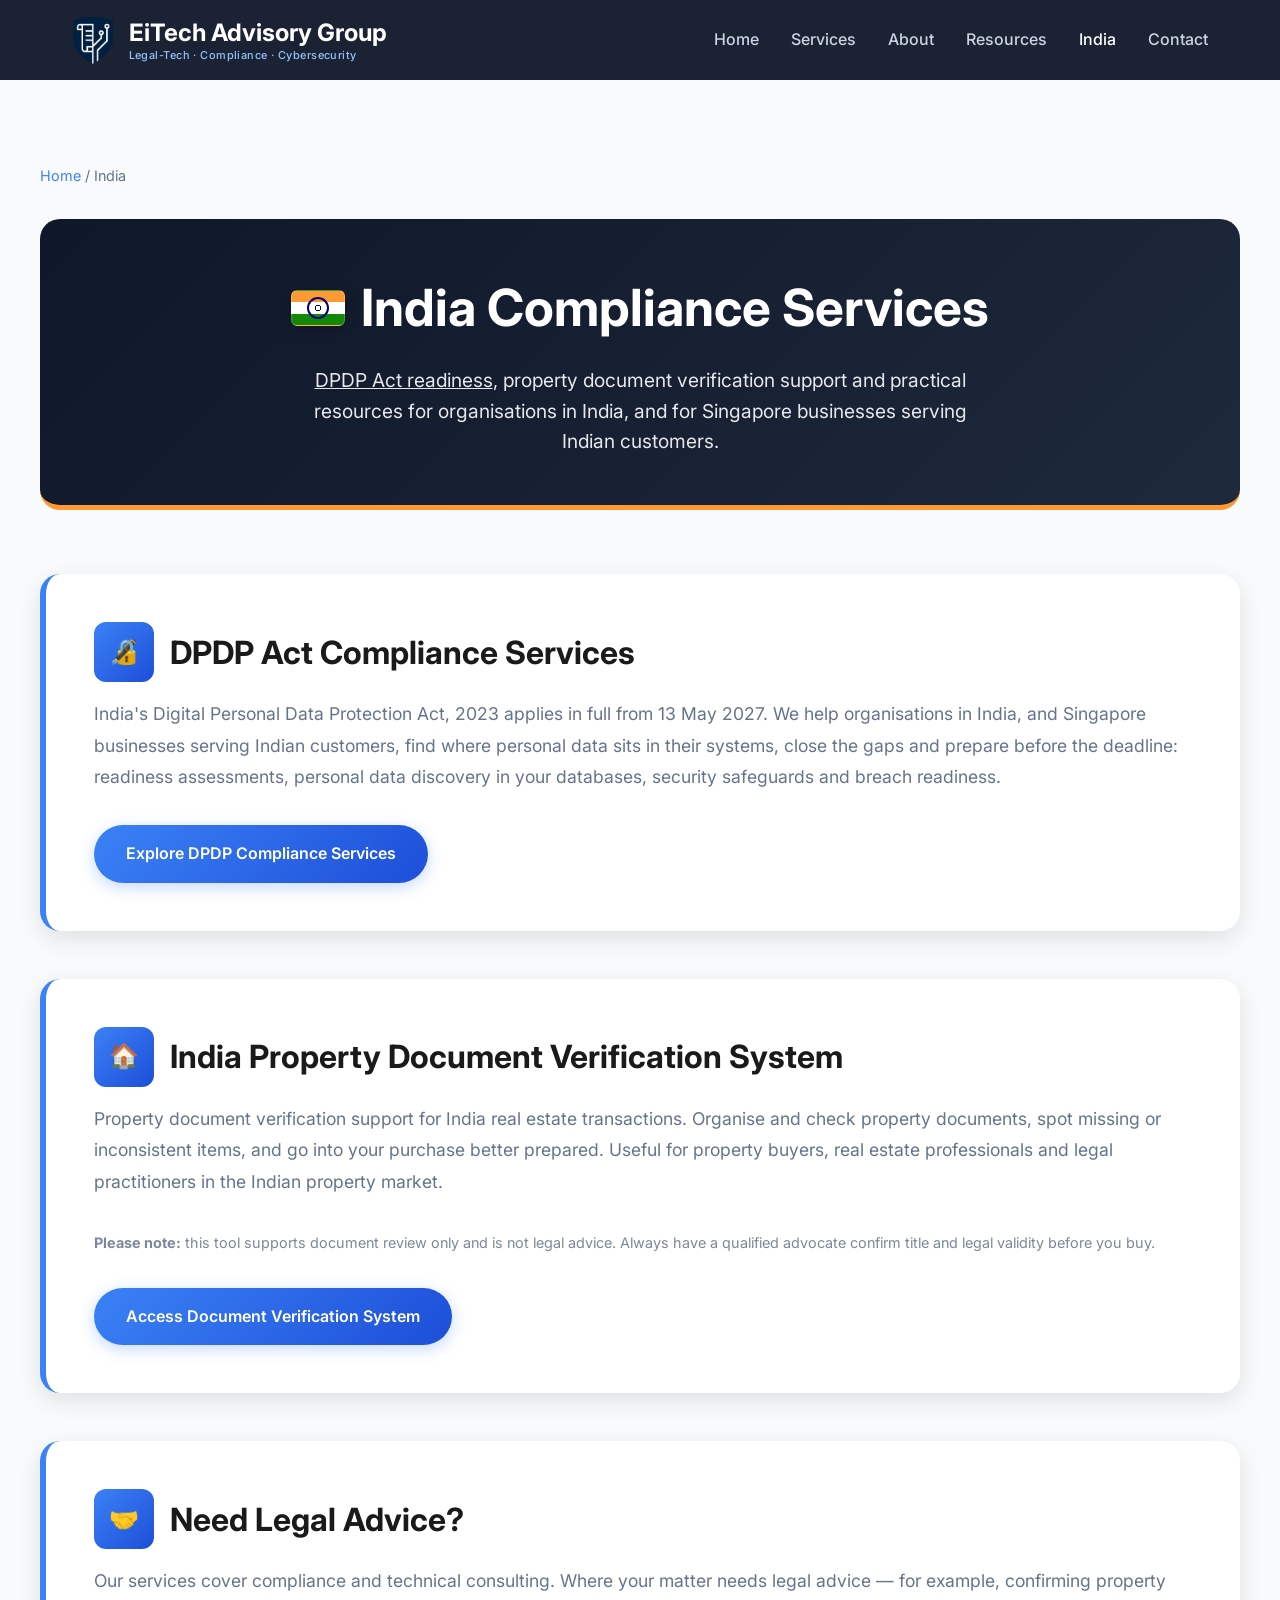
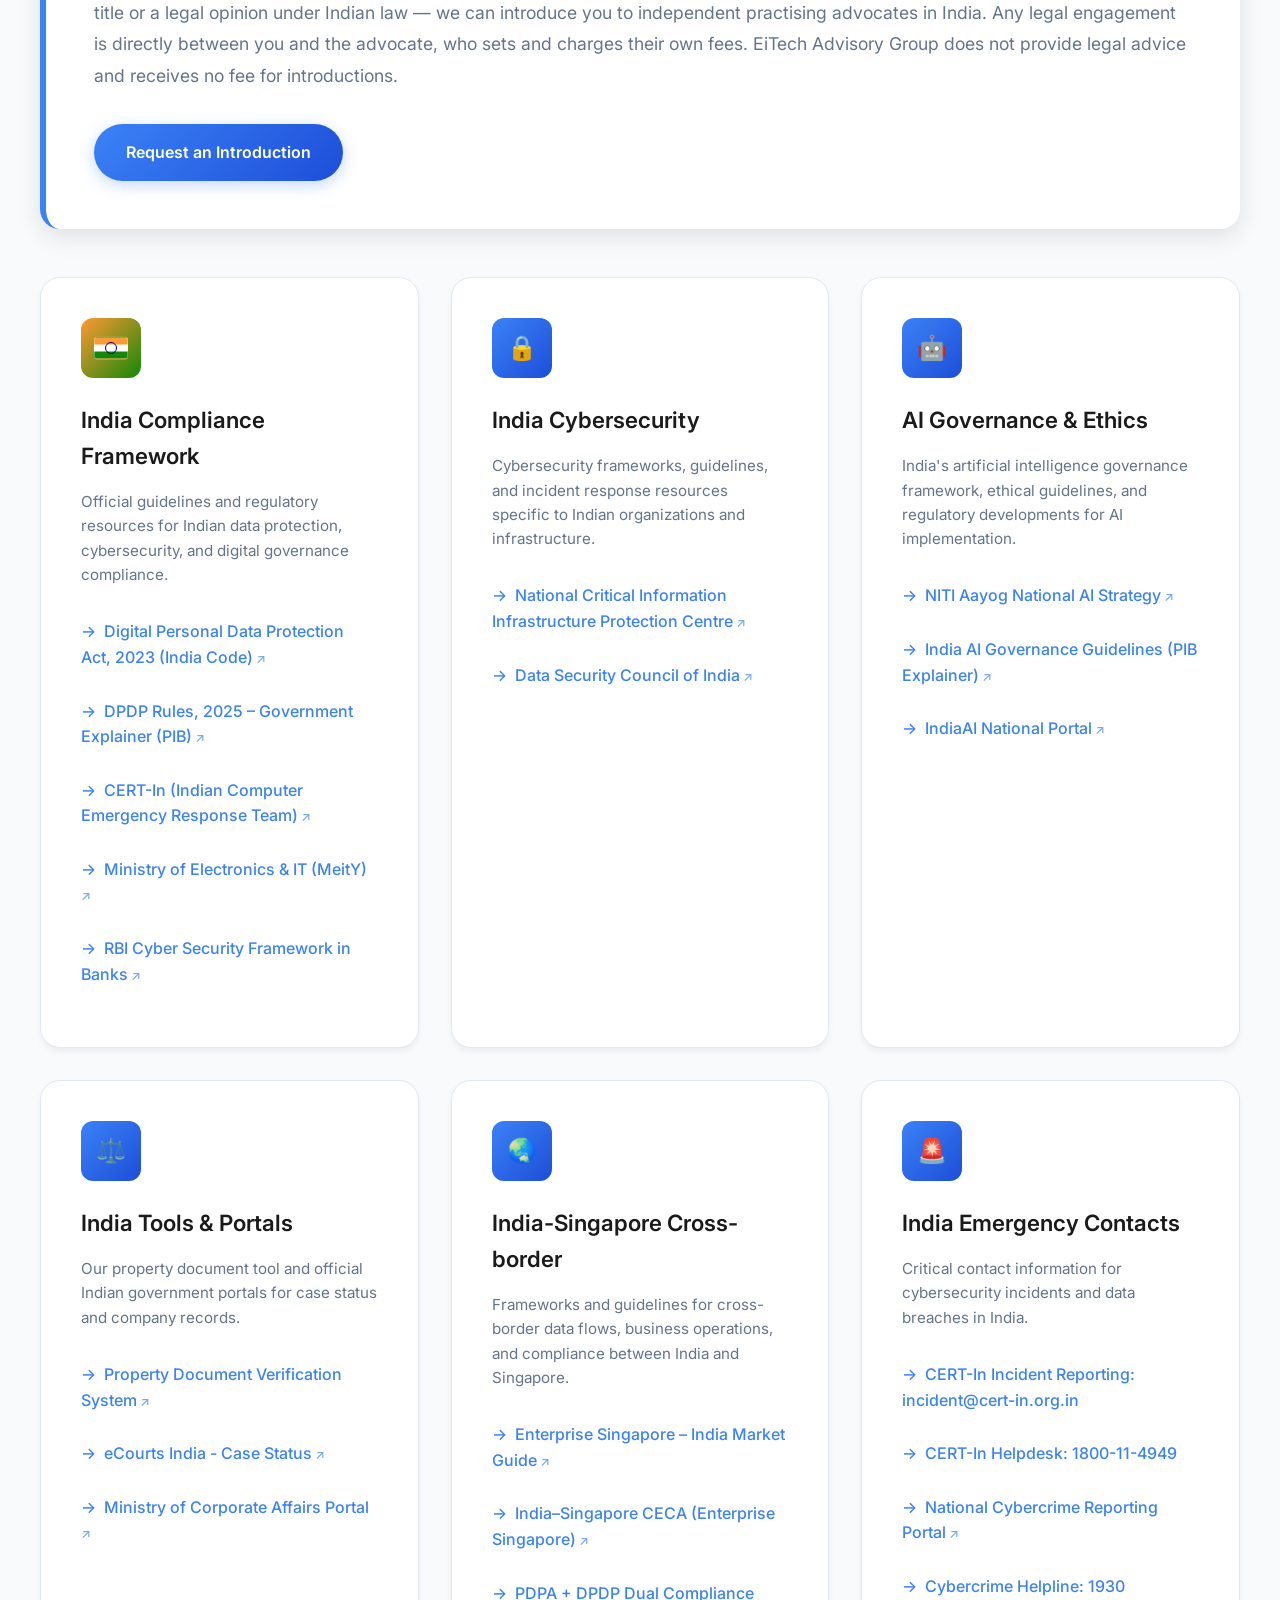
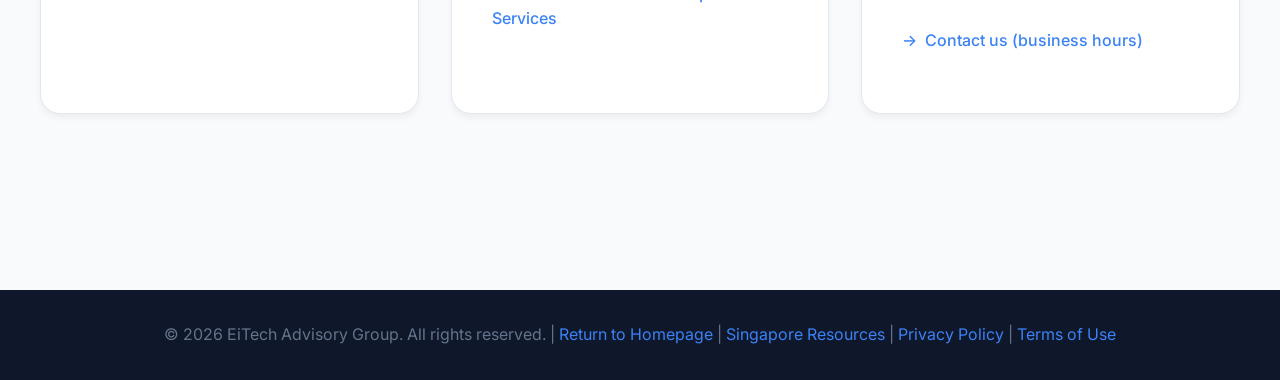
<file: india.html>
<!DOCTYPE html>
<html lang="en">
<head>
    <meta charset="UTF-8">
    <meta name="viewport" content="width=device-width, initial-scale=1.0">
    <title>India DPDP Compliance &amp; Property Document Verification | EiTech Advisory Group</title>
    <meta name="description" content="India-focused compliance services: DPDP Act readiness, property document verification support, cybersecurity and AI governance resources for organisations in India and Singapore.">
    <link rel="canonical" href="https://eitechlegal.com/india.html">
    <link rel="icon" type="image/png" sizes="32x32" href="assets/favicon-32.png">
    <link rel="apple-touch-icon" href="assets/apple-touch-icon.png">
    <meta property="og:type" content="website">
    <meta property="og:site_name" content="EiTech Advisory Group">
    <meta property="og:title" content="India DPDP Compliance &amp; Property Document Verification | EiTech Advisory Group">
    <meta property="og:description" content="India-focused compliance services: DPDP Act readiness, property document verification support, cybersecurity and AI governance resources for organisations in India and Singapore.">
    <meta property="og:url" content="https://eitechlegal.com/india.html">
    <meta property="og:image" content="https://eitechlegal.com/assets/og-image.png">
    <meta property="og:image:width" content="1200">
    <meta property="og:image:height" content="630">
    <meta name="twitter:card" content="summary_large_image">
    
    
    
    <!-- Google Fonts -->
    <link href="https://fonts.googleapis.com/css2?family=Inter:wght@300;400;500;600;700&display=swap" rel="stylesheet">
    
    <style>
        :root {
            --primary-blue: #3b82f6;
            --primary-dark: #1d4ed8;
            --dark-navy: #0f172a;
            --medium-navy: #1e293b;
            --light-gray: #f8fafc;
            --text-dark: #1a1a1a;
            --text-medium: #64748b;
            --text-light: #cbd5e1;
            --white: #ffffff;
            --success-green: #10b981;
            --india-orange: #ff9933;
            --india-green: #138808;
        }

        * {
            margin: 0;
            padding: 0;
            box-sizing: border-box;
        }

        body {
            font-family: 'Inter', -apple-system, BlinkMacSystemFont, 'Segoe UI', sans-serif;
            line-height: 1.6;
            color: var(--text-dark);
            background: var(--light-gray);
        }

        /* Navigation */
        .navbar {
            position: fixed;
            top: 0;
            left: 0;
            right: 0;
            background: rgba(15, 23, 42, 0.95);
            backdrop-filter: blur(10px);
            padding: 1rem 0;
            z-index: 1000;
        }

        .nav-container {
            max-width: 1200px;
            margin: 0 auto;
            padding: 0 2rem;
            display: flex;
            justify-content: space-between;
            align-items: center;
        }

        .logo {
            display: flex;
            align-items: center;
            text-decoration: none;
            color: var(--white);
        }

        .logo-img {
            height: 48px;
            width: auto;
            margin-right: 15px;
            object-fit: contain;
        }

        .logo-text {
            font-size: 1.5rem;
            font-weight: 700;
            color: var(--white);
        }

        .nav-menu {
            display: flex;
            list-style: none;
            gap: 2rem;
        }

        .nav-menu a {
            color: var(--text-light);
            text-decoration: none;
            font-weight: 500;
            transition: color 0.3s ease;
        }

        .nav-menu a:hover,
        .nav-menu a.active {
            color: var(--white);
        }

        /* Main Content */
        .main-content {
            margin-top: 100px;
            padding: 4rem 2rem;
        }

        .container {
            max-width: 1200px;
            margin: 0 auto;
        }

        .page-header {
            text-align: center;
            margin-bottom: 4rem;
            background: linear-gradient(135deg, var(--dark-navy), var(--medium-navy));
            border-bottom: 5px solid var(--india-orange);
            color: var(--white);
            padding: 3rem;
            border-radius: 20px;
            position: relative;
            overflow: hidden;
        }

        .page-header::before {
            content: '';
            position: absolute;
            top: 0;
            left: 0;
            right: 0;
            bottom: 0;
            background: url('data:image/svg+xml,<svg width="60" height="60" viewBox="0 0 60 60" xmlns="http://www.w3.org/2000/svg"><g fill="none" fill-rule="evenodd"><g fill="%23ffffff" fill-opacity="0.1"><circle cx="30" cy="30" r="1"/></g></svg>') repeat;
            opacity: 0.3;
        }

        .page-header > * {
            position: relative;
            z-index: 2;
        }

        .page-title {
            font-size: clamp(2.5rem, 4vw, 3.5rem);
            font-weight: 700;
            margin-bottom: 1rem;
            display: flex;
            align-items: center;
            justify-content: center;
            gap: 1rem;
            flex-wrap: wrap;
        }

        /* CSS Indian Flag */
        .india-flag {
            width: 54px;
            height: 36px;
            border-radius: 6px;
            background: linear-gradient(to bottom, 
                #ff9933 0%, #ff9933 33.33%, 
                #ffffff 33.33%, #ffffff 66.66%, 
                #138808 66.66%, #138808 100%);
            position: relative;
            display: inline-block;
            vertical-align: middle;
            box-shadow: 0 3px 12px rgba(0,0,0,0.3);
            border: 1px solid rgba(255,255,255,0.2);
        }

        .india-flag::after {
            content: '';
            position: absolute;
            top: 50%;
            left: 50%;
            transform: translate(-50%, -50%);
            width: 18px;
            height: 18px;
            border: 2px solid #000080;
            border-radius: 50%;
            background: transparent;
        }

        .india-flag::before {
            content: '';
            position: absolute;
            top: 50%;
            left: 50%;
            transform: translate(-50%, -50%);
            width: 14px;
            height: 14px;
            background: radial-gradient(circle, transparent 25%, #000080 25%, #000080 35%, transparent 35%);
            z-index: 2;
        }

        .page-subtitle {
            font-size: 1.2rem;
            opacity: 0.9;
            max-width: 700px;
            margin: 0 auto;
        }

        .breadcrumb {
            margin-bottom: 2rem;
            font-size: 0.9rem;
            color: var(--text-medium);
        }

        .breadcrumb a {
            color: var(--primary-blue);
            text-decoration: none;
        }

        .breadcrumb a:hover {
            text-decoration: underline;
        }

        /* Featured Service */
        .featured-service {
            background: var(--white);
            padding: 3rem;
            border-radius: 20px;
            box-shadow: 0 8px 25px rgba(0, 0, 0, 0.1);
            margin-bottom: 3rem;
            border-left: 6px solid var(--primary-blue);
        }

        .featured-title {
            font-size: 2rem;
            font-weight: 700;
            color: var(--text-dark);
            margin-bottom: 1rem;
            display: flex;
            align-items: center;
            gap: 1rem;
        }

        .featured-icon {
            width: 60px;
            height: 60px;
            background: linear-gradient(135deg, var(--primary-blue), var(--primary-dark));
            border-radius: 12px;
            display: flex;
            align-items: center;
            justify-content: center;
            font-size: 1.5rem;
            color: var(--white);
        }

        .featured-description {
            font-size: 1.1rem;
            color: var(--text-medium);
            margin-bottom: 2rem;
            line-height: 1.8;
        }

        .featured-link {
            display: inline-block;
            background: linear-gradient(135deg, var(--primary-blue), var(--primary-dark));
            color: var(--white);
            padding: 1rem 2rem;
            border-radius: 50px;
            text-decoration: none;
            font-weight: 600;
            transition: all 0.3s ease;
            box-shadow: 0 4px 15px rgba(59, 130, 246, 0.3);
        }

        .featured-link:hover {
            transform: translateY(-2px);
            box-shadow: 0 8px 25px rgba(59, 130, 246, 0.4);
        }

        /* Resources Grid */
        .resources-grid {
            display: grid;
            grid-template-columns: repeat(auto-fit, minmax(350px, 1fr));
            gap: 2rem;
            margin-bottom: 3rem;
        }

        .resource-category {
            background: var(--white);
            padding: 2.5rem;
            border-radius: 20px;
            box-shadow: 0 4px 6px rgba(0, 0, 0, 0.05);
            border: 1px solid #e2e8f0;
            transition: all 0.3s ease;
        }

        .resource-category:hover {
            transform: translateY(-5px);
            box-shadow: 0 15px 35px rgba(0, 0, 0, 0.1);
        }

        .category-icon {
            width: 60px;
            height: 60px;
            background: linear-gradient(135deg, var(--primary-blue), var(--primary-dark));
            border-radius: 12px;
            display: flex;
            align-items: center;
            justify-content: center;
            margin-bottom: 1.5rem;
            font-size: 1.5rem;
            color: var(--white);
        }

        /* Fix category icons that use flag emoji */
        .category-icon.india-flag-icon {
            background: linear-gradient(135deg, var(--india-orange), var(--india-green));
            position: relative;
            font-size: 0; /* Hide any text */
        }

        .category-icon.india-flag-icon::after {
            content: '';
            position: absolute;
            top: 50%;
            left: 50%;
            transform: translate(-50%, -50%);
            width: 32px;
            height: 21px;
            background: linear-gradient(to bottom, 
                #ff9933 0%, #ff9933 33.33%, 
                #ffffff 33.33%, #ffffff 66.66%, 
                #138808 66.66%, #138808 100%);
            border-radius: 3px;
            border: 1px solid rgba(255,255,255,0.3);
        }

        .category-icon.india-flag-icon::before {
            content: '';
            position: absolute;
            top: 50%;
            left: 50%;
            transform: translate(-50%, -50%);
            width: 10px;
            height: 10px;
            border: 1px solid #000080;
            border-radius: 50%;
            background: transparent;
            z-index: 3;
        }

        .category-title {
            font-size: 1.4rem;
            font-weight: 600;
            color: var(--text-dark);
            margin-bottom: 1rem;
        }

        .category-description {
            color: var(--text-medium);
            margin-bottom: 1.5rem;
            font-size: 0.95rem;
        }

        .resource-links {
            list-style: none;
        }

        .resource-links li {
            margin-bottom: 0.75rem;
        }

        .resource-link {
            color: var(--primary-blue);
            text-decoration: none;
            font-weight: 500;
            transition: all 0.3s ease;
            display: block;
            padding: 0.5rem 0;
        }

        .resource-link:hover {
            color: var(--primary-dark);
            padding-left: 0.5rem;
        }

        .resource-link::before {
            content: '→';
            margin-right: 0.5rem;
            transition: all 0.3s ease;
        }

        .resource-link:hover::before {
            margin-right: 0.75rem;
        }

        .external-link::after {
            content: ' ↗';
            font-size: 0.8rem;
            opacity: 0.7;
        }

        /* Footer */
        .footer {
            background: var(--dark-navy);
            color: var(--text-medium);
            text-align: center;
            padding: 2rem;
            margin-top: 4rem;
        }

        .footer a {
            color: var(--primary-blue);
            text-decoration: none;
        }

        /* Responsive */
        @media (max-width: 768px) {
            .nav-menu {
                display: none;
            }    
              
            .resources-grid {
                grid-template-columns: 1fr;
            }
            
            .main-content {
                margin-top: 80px;
                padding: 2rem 1rem;
            }
            
            .featured-service {
                padding: 2rem;
            }
            
            .featured-title {
                font-size: 1.5rem;
                flex-direction: column;
                text-align: center;
            }

            .page-title {
                font-size: 2rem;
                flex-direction: column;
                gap: 0.5rem;
            }
            
            .india-flag {
                width: 45px;
                height: 30px;
            }
        }

        html {
            scroll-behavior: smooth;
        }
    </style>
    <link rel="stylesheet" href="assets/site.css">
</head>
<body>
    <!-- Navigation -->
    <nav class="navbar">
        <div class="nav-container">
            <a href="index.html" class="logo">
                <img src="logo.png" alt="EiTech Advisory Group logo" class="logo-img" onerror="this.style.display='none'">
                <span class="logo-text">EiTech Advisory Group<small class="logo-tagline">Legal-Tech · Compliance · Cybersecurity</small></span>
            </a>
            <ul class="nav-menu">
                <li><a href="index.html">Home</a></li>
                <li><a href="index.html#services">Services</a></li>
                <li><a href="index.html#about">About</a></li>
                <li><a href="resources.html">Resources</a></li>
                <li><a href="india.html" class="active">India</a></li>
                <li><a href="index.html#contact">Contact</a></li>
            </ul>
            <button class="mobile-menu-btn" id="mobileMenuBtn">☰</button>
        </div>
    </nav>

    <!-- Main Content -->
    <main class="main-content">
        <div class="container">
            <!-- Breadcrumb -->
            <div class="breadcrumb">
                <a href="index.html">Home</a> / India
            </div>

            <!-- Page Header -->
            <div class="page-header">
                <h1 class="page-title">
                    <span class="india-flag"></span>
                    India Compliance Services
                </h1>
                <p class="page-subtitle">
                    <a href="dpdp.html" style="color:inherit;text-decoration:underline;">DPDP Act readiness</a>, property document verification support and practical resources for organisations in India, and for Singapore businesses serving Indian customers.
                </p>
            </div>

            <!-- Featured Service: DPDP -->
            <div class="featured-service">
                <h2 class="featured-title">
                    <div class="featured-icon">🔏</div>
                    DPDP Act Compliance Services
                </h2>
                <p class="featured-description">
                    India's Digital Personal Data Protection Act, 2023 applies in full from 13 May 2027. We help organisations in India, and Singapore businesses serving Indian customers, find where personal data sits in their systems, close the gaps and prepare before the deadline: readiness assessments, personal data discovery in your databases, security safeguards and breach readiness.
                </p>
                <a href="dpdp.html" class="featured-link">
                    Explore DPDP Compliance Services
                </a>
            </div>

            <!-- Featured Service -->
            <div class="featured-service">
                <h2 class="featured-title">
                    <div class="featured-icon">🏠</div>
                    India Property Document Verification System
                </h2>
                <p class="featured-description">
                    Property document verification support for India real estate transactions. Organise and check property documents, spot missing or inconsistent items, and go into your purchase better prepared. Useful for property buyers, real estate professionals and legal practitioners in the Indian property market.
                </p>
                <p class="featured-description" style="font-size:0.9rem;opacity:0.85;">
                    <strong>Please note:</strong> this tool supports document review only and is not legal advice. Always have a qualified advocate confirm title and legal validity before you buy.
                </p>
                <a href="https://oracleapex.com/ords/r/apex_bas02/document-verification-system1/login" 
                   class="featured-link" 
                   target="_blank">
                    Access Document Verification System
                </a>
            </div>

            <!-- Need legal advice -->
            <div class="featured-service">
                <h2 class="featured-title">
                    <div class="featured-icon">🤝</div>
                    Need Legal Advice?
                </h2>
                <p class="featured-description">
                    Our services cover compliance and technical consulting. Where your matter needs legal advice — for example, confirming property title or a legal opinion under Indian law — we can introduce you to independent practising advocates in India. Any legal engagement is directly between you and the advocate, who sets and charges their own fees. EiTech Advisory Group does not provide legal advice and receives no fee for introductions.
                </p>
                <a href="mailto:contact@eitechlegal.com?subject=Request%20for%20advocate%20introduction" class="featured-link">
                    Request an Introduction
                </a>
            </div>

            <!-- Resources Grid -->
            <div class="resources-grid">
                <!-- India Compliance -->
                <div class="resource-category">
                    <div class="category-icon india-flag-icon"></div>
                    <h3 class="category-title">India Compliance Framework</h3>
                    <p class="category-description">Official guidelines and regulatory resources for Indian data protection, cybersecurity, and digital governance compliance.</p>
                    <ul class="resource-links">
                        <li><a href="https://www.indiacode.nic.in/bitstream/123456789/22037/2/a2023-22.pdf" class="resource-link external-link" target="_blank">Digital Personal Data Protection Act, 2023 (India Code)</a></li>
                        <li><a href="https://static.pib.gov.in/WriteReadData/specificdocs/documents/2025/nov/doc20251117695301.pdf" class="resource-link external-link" target="_blank">DPDP Rules, 2025 – Government Explainer (PIB)</a></li>
                        <li><a href="https://www.cert-in.org.in/" class="resource-link external-link" target="_blank">CERT-In (Indian Computer Emergency Response Team)</a></li>
                        <li><a href="https://www.meity.gov.in/" class="resource-link external-link" target="_blank">Ministry of Electronics & IT (MeitY)</a></li>
                        <li><a href="https://www.rbi.org.in/Scripts/NotificationUser.aspx?Id=10435&amp;Mode=0" class="resource-link external-link" target="_blank">RBI Cyber Security Framework in Banks</a></li>
                    </ul>
                </div>

                <!-- Cybersecurity India -->
                <div class="resource-category">
                    <div class="category-icon">🔒</div>
                    <h3 class="category-title">India Cybersecurity</h3>
                    <p class="category-description">Cybersecurity frameworks, guidelines, and incident response resources specific to Indian organizations and infrastructure.</p>
                    <ul class="resource-links">
                        <li><a href="https://www.nciipc.gov.in/" class="resource-link external-link" target="_blank">National Critical Information Infrastructure Protection Centre</a></li>
                        <li><a href="https://www.dsci.in/" class="resource-link external-link" target="_blank">Data Security Council of India</a></li>
                    </ul>
                </div>

                <!-- AI Governance India -->
                <div class="resource-category">
                    <div class="category-icon">🤖</div>
                    <h3 class="category-title">AI Governance & Ethics</h3>
                    <p class="category-description">India's artificial intelligence governance framework, ethical guidelines, and regulatory developments for AI implementation.</p>
                    <ul class="resource-links">
                        <li><a href="https://www.niti.gov.in/sites/default/files/2023-03/National-Strategy-for-Artificial-Intelligence.pdf" class="resource-link external-link" target="_blank">NITI Aayog National AI Strategy</a></li>
                        <li><a href="https://static.pib.gov.in/WriteReadData/specificdocs/documents/2026/feb/doc2026215790801.pdf" class="resource-link external-link" target="_blank">India AI Governance Guidelines (PIB Explainer)</a></li>
                        <li><a href="https://indiaai.gov.in/" class="resource-link external-link" target="_blank">IndiaAI National Portal</a></li>
                    </ul>
                </div>

                <!-- Legal Tech Tools India -->
                <div class="resource-category">
                    <div class="category-icon">⚖️</div>
                    <h3 class="category-title">India Tools &amp; Portals</h3>
                    <p class="category-description">Our property document tool and official Indian government portals for case status and company records.</p>
                    <ul class="resource-links">
                        <li><a href="https://oracleapex.com/ords/r/apex_bas02/document-verification-system1/login" class="resource-link external-link" target="_blank">Property Document Verification System</a></li>
                        <li><a href="https://districts.ecourts.gov.in/" class="resource-link external-link" target="_blank">eCourts India - Case Status</a></li>
                        <li><a href="https://www.mca.gov.in/" class="resource-link external-link" target="_blank">Ministry of Corporate Affairs Portal</a></li>
                    </ul>
                </div>

                <!-- Cross-border Compliance -->
                <div class="resource-category">
                    <div class="category-icon">🌏</div>
                    <h3 class="category-title">India-Singapore Cross-border</h3>
                    <p class="category-description">Frameworks and guidelines for cross-border data flows, business operations, and compliance between India and Singapore.</p>
                    <ul class="resource-links">
                        <li><a href="https://www.enterprisesg.gov.sg/grow-your-business/go-global/market-guides/asia-pacific/india/overview" class="resource-link external-link" target="_blank">Enterprise Singapore – India Market Guide</a></li>
                        <li><a href="https://www.enterprisesg.gov.sg/grow-your-business/go-global/international-agreements/free-trade-agreements/find-an-fta/ceca" class="resource-link external-link" target="_blank">India–Singapore CECA (Enterprise Singapore)</a></li>
                        <li><a href="dpdp.html" class="resource-link">PDPA + DPDP Dual Compliance Services</a></li>
                    </ul>
                </div>

                <!-- Emergency Contacts India -->
                <div class="resource-category">
                    <div class="category-icon">🚨</div>
                    <h3 class="category-title">India Emergency Contacts</h3>
                    <p class="category-description">Critical contact information for cybersecurity incidents and data breaches in India.</p>
                    <ul class="resource-links">
                        <li><a href="mailto:incident@cert-in.org.in" class="resource-link">CERT-In Incident Reporting: incident@cert-in.org.in</a></li>
                        <li><a href="tel:18001144949" class="resource-link">CERT-In Helpdesk: 1800-11-4949</a></li>
                        <li><a href="https://cybercrime.gov.in/" class="resource-link external-link" target="_blank">National Cybercrime Reporting Portal</a></li>
                        <li><a href="tel:1930" class="resource-link">Cybercrime Helpline: 1930</a></li>
                        <li><a href="mailto:contact@eitechlegal.com" class="resource-link">Contact us (business hours)</a></li>
                    </ul>
                </div>
            </div>
        </div>
    </main>

    <!-- Footer -->
    <footer class="footer">
        <div class="container">
            <p>&copy; 2026 EiTech Advisory Group. All rights reserved. | <a href="index.html">Return to Homepage</a> | <a href="resources.html">Singapore Resources</a> | <a href="privacy.html">Privacy Policy</a> | <a href="terms.html">Terms of Use</a></p>
        </div>
    </footer>

    <script>
        // Smooth scrolling for all links
        document.querySelectorAll('a[href^="#"]').forEach(anchor => {
            anchor.addEventListener('click', function (e) {
                e.preventDefault();
                const target = document.querySelector(this.getAttribute('href'));
                if (target) {
                    target.scrollIntoView({ behavior: 'smooth', block: 'start' });
                }
            });
        });       
    </script>
    <script src="assets/site.js"></script>
</body>
</html>
</file>
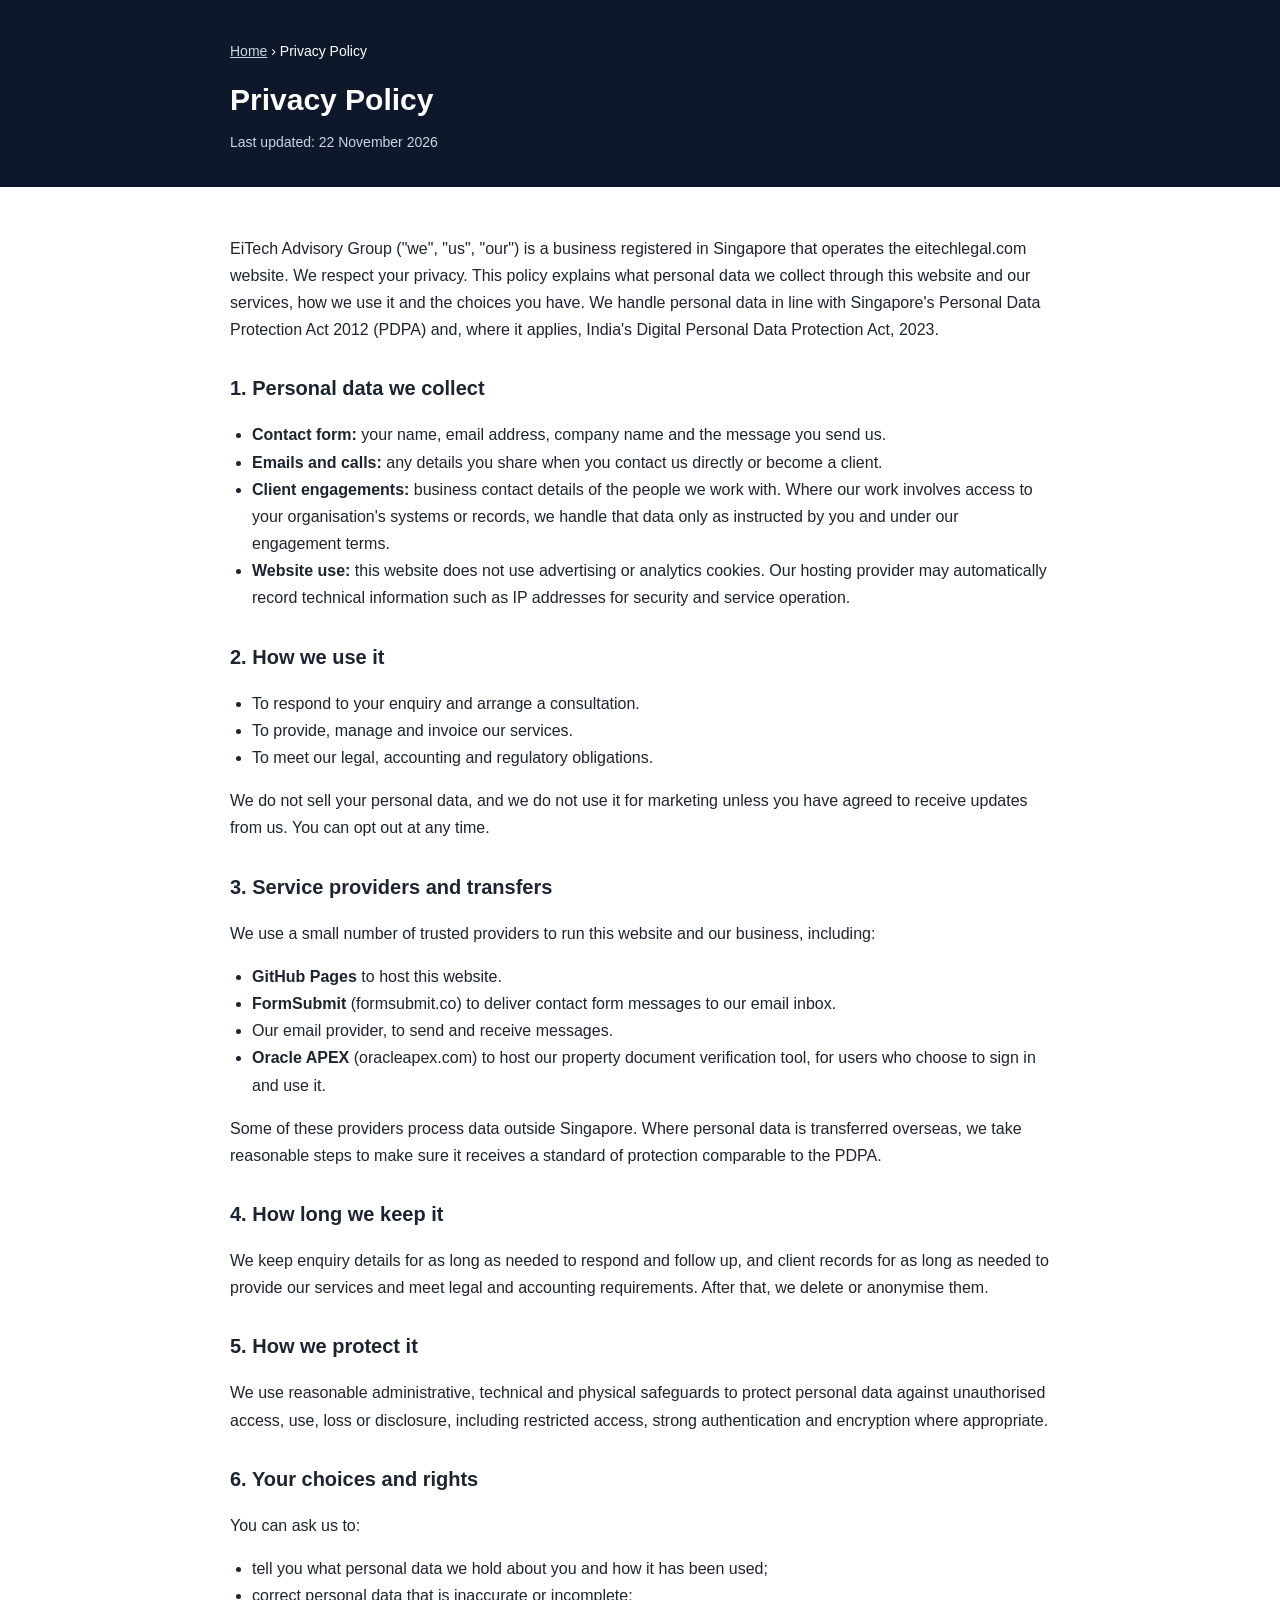
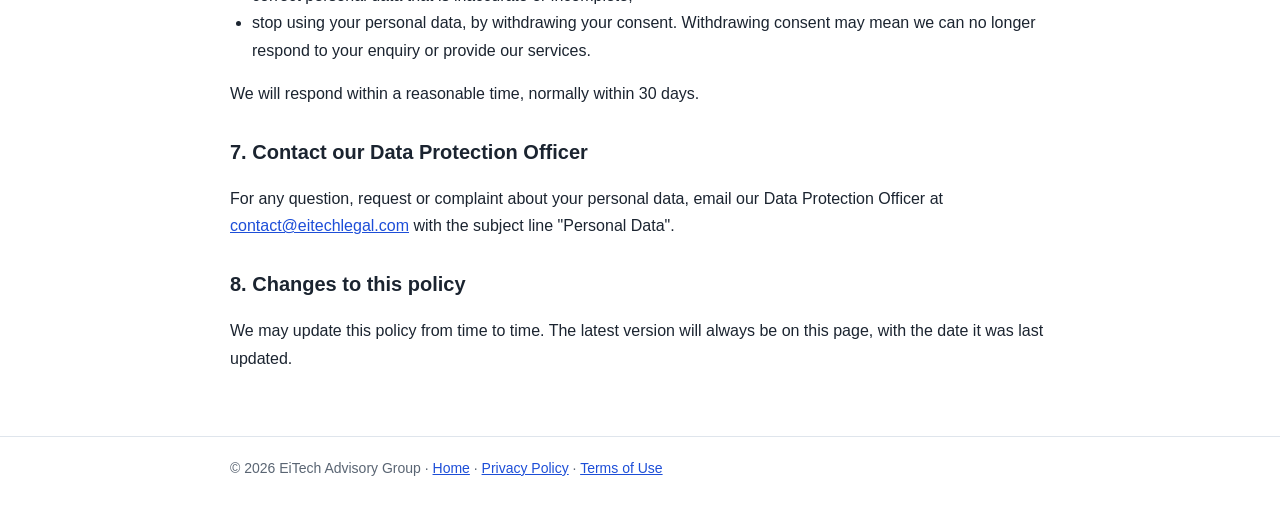
<file: privacy.html>
<!DOCTYPE html>
<html lang="en">
<head>
<meta charset="UTF-8">
<meta name="viewport" content="width=device-width, initial-scale=1.0">
<title>Privacy Policy | EiTech Advisory Group</title>
<meta name="description" content="How EiTech Advisory Group collects, uses and protects personal data.">
    <link rel="canonical" href="https://eitechlegal.com/privacy.html">
    <link rel="icon" type="image/png" sizes="32x32" href="assets/favicon-32.png">
    <link rel="apple-touch-icon" href="assets/apple-touch-icon.png">
    <meta property="og:type" content="website">
    <meta property="og:site_name" content="EiTech Advisory Group">
    <meta property="og:title" content="Privacy Policy | EiTech Advisory Group">
    <meta property="og:description" content="How EiTech Advisory Group collects, uses and protects personal data.">
    <meta property="og:url" content="https://eitechlegal.com/privacy.html">
    <meta property="og:image" content="https://eitechlegal.com/assets/og-image.png">
    <meta property="og:image:width" content="1200">
    <meta property="og:image:height" content="630">
    <meta name="twitter:card" content="summary_large_image">
<style>
  :root { --ink:#1b2430; --muted:#5a6573; --accent:#1d4ed8; --bg-soft:#f4f7fb; --line:#dfe5ec; }
  body { margin:0; font-family:"Segoe UI", Roboto, Arial, sans-serif; color:var(--ink); line-height:1.7; }
  .wrap { max-width:820px; margin:0 auto; padding:0 20px; }
  header { background:#0f172a; color:#fff; padding:40px 0 32px; }
  header a { color:#cbd5e1; }
  .crumb { font-size:14px; margin-bottom:10px; }
  h1 { margin:0 0 6px; font-size:30px; }
  .updated { color:#cbd5e1; font-size:14px; }
  main { padding:32px 0 48px; }
  h2 { font-size:20px; margin:28px 0 8px; }
  ul { padding-left:22px; }
  a { color:var(--accent); }
  footer { border-top:1px solid var(--line); padding:20px 0 32px; font-size:14px; color:var(--muted); }
</style>
</head>
<body>
<header><div class="wrap">
  <div class="crumb"><a href="index.html">Home</a> › Privacy Policy</div>
  <h1>Privacy Policy</h1>
  <div class="updated">Last updated: 22 November 2026</div>
</div></header>
<main><div class="wrap">
<p>EiTech Advisory Group ("we", "us", "our") is a business registered in Singapore that operates the eitechlegal.com website. We respect your privacy. This policy explains what personal data we collect through this website and our services, how we use it and the choices you have. We handle personal data in line with Singapore's Personal Data Protection Act 2012 (PDPA) and, where it applies, India's Digital Personal Data Protection Act, 2023.</p>

<h2>1. Personal data we collect</h2>
<ul>
  <li><strong>Contact form:</strong> your name, email address, company name and the message you send us.</li>
  <li><strong>Emails and calls:</strong> any details you share when you contact us directly or become a client.</li>
  <li><strong>Client engagements:</strong> business contact details of the people we work with. Where our work involves access to your organisation's systems or records, we handle that data only as instructed by you and under our engagement terms.</li>
  <li><strong>Website use:</strong> this website does not use advertising or analytics cookies. Our hosting provider may automatically record technical information such as IP addresses for security and service operation.</li>
</ul>

<h2>2. How we use it</h2>
<ul>
  <li>To respond to your enquiry and arrange a consultation.</li>
  <li>To provide, manage and invoice our services.</li>
  <li>To meet our legal, accounting and regulatory obligations.</li>
</ul>
<p>We do not sell your personal data, and we do not use it for marketing unless you have agreed to receive updates from us. You can opt out at any time.</p>

<h2>3. Service providers and transfers</h2>
<p>We use a small number of trusted providers to run this website and our business, including:</p>
<ul>
  <li><strong>GitHub Pages</strong> to host this website.</li>
  <li><strong>FormSubmit</strong> (formsubmit.co) to deliver contact form messages to our email inbox.</li>
  <li>Our email provider, to send and receive messages.</li>
  <li><strong>Oracle APEX</strong> (oracleapex.com) to host our property document verification tool, for users who choose to sign in and use it.</li>
</ul>
<p>Some of these providers process data outside Singapore. Where personal data is transferred overseas, we take reasonable steps to make sure it receives a standard of protection comparable to the PDPA.</p>

<h2>4. How long we keep it</h2>
<p>We keep enquiry details for as long as needed to respond and follow up, and client records for as long as needed to provide our services and meet legal and accounting requirements. After that, we delete or anonymise them.</p>

<h2>5. How we protect it</h2>
<p>We use reasonable administrative, technical and physical safeguards to protect personal data against unauthorised access, use, loss or disclosure, including restricted access, strong authentication and encryption where appropriate.</p>

<h2>6. Your choices and rights</h2>
<p>You can ask us to:</p>
<ul>
  <li>tell you what personal data we hold about you and how it has been used;</li>
  <li>correct personal data that is inaccurate or incomplete;</li>
  <li>stop using your personal data, by withdrawing your consent. Withdrawing consent may mean we can no longer respond to your enquiry or provide our services.</li>
</ul>
<p>We will respond within a reasonable time, normally within 30 days.</p>

<h2>7. Contact our Data Protection Officer</h2>
<p>For any question, request or complaint about your personal data, email our Data Protection Officer at <a href="mailto:contact@eitechlegal.com">contact@eitechlegal.com</a> with the subject line "Personal Data".</p>

<h2>8. Changes to this policy</h2>
<p>We may update this policy from time to time. The latest version will always be on this page, with the date it was last updated.</p>
</div></main>
<footer><div class="wrap">
  &copy; 2026 EiTech Advisory Group · <a href="index.html">Home</a> · <a href="privacy.html">Privacy Policy</a> · <a href="terms.html">Terms of Use</a>
</div></footer>
</body>
</html>
</file>
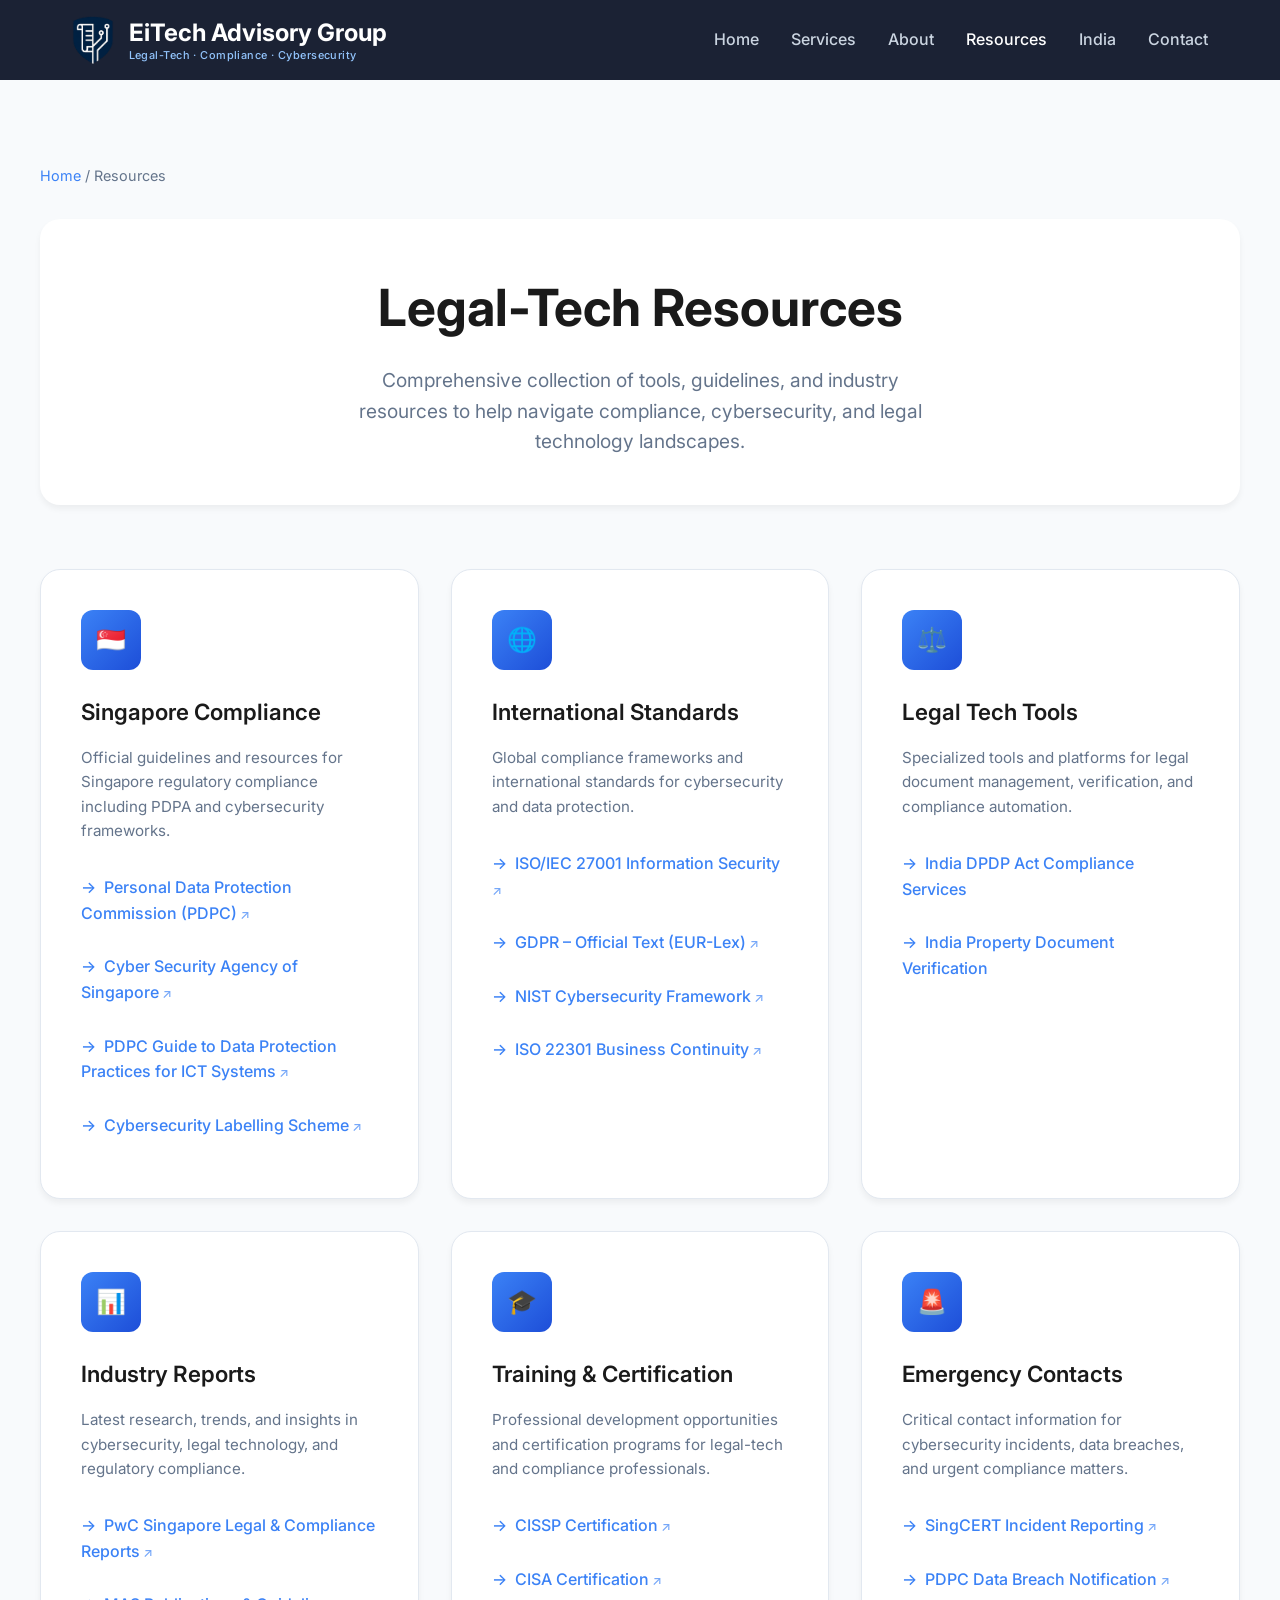
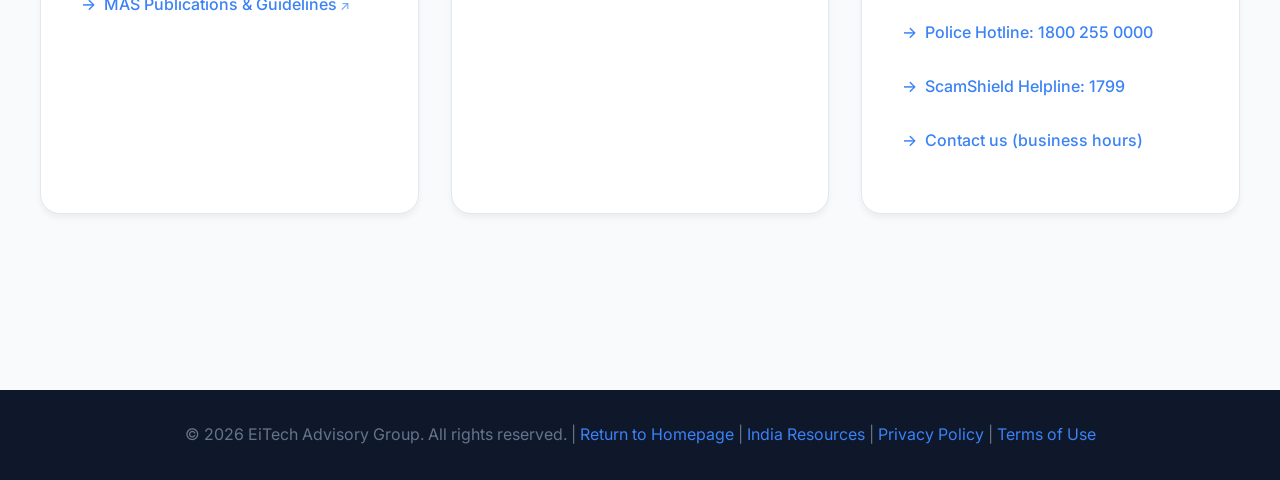
<file: resources.html>
<!DOCTYPE html>
<html lang="en">
<head>
    <meta charset="UTF-8">
    <meta name="viewport" content="width=device-width, initial-scale=1.0">
    <title>PDPA, Cybersecurity &amp; Compliance Resources for Singapore | EiTech Advisory Group</title>
    <meta name="description" content="Curated official resources on Singapore&#x27;s PDPA, data breach notification, CSA cybersecurity schemes, ISO 27001, NIST CSF and GDPR.">
    <link rel="canonical" href="https://eitechlegal.com/resources.html">
    <link rel="icon" type="image/png" sizes="32x32" href="assets/favicon-32.png">
    <link rel="apple-touch-icon" href="assets/apple-touch-icon.png">
    <meta property="og:type" content="website">
    <meta property="og:site_name" content="EiTech Advisory Group">
    <meta property="og:title" content="PDPA, Cybersecurity &amp; Compliance Resources for Singapore | EiTech Advisory Group">
    <meta property="og:description" content="Curated official resources on Singapore&#x27;s PDPA, data breach notification, CSA cybersecurity schemes, ISO 27001, NIST CSF and GDPR.">
    <meta property="og:url" content="https://eitechlegal.com/resources.html">
    <meta property="og:image" content="https://eitechlegal.com/assets/og-image.png">
    <meta property="og:image:width" content="1200">
    <meta property="og:image:height" content="630">
    <meta name="twitter:card" content="summary_large_image">
    
    
    
    <!-- Google Fonts -->
    <link href="https://fonts.googleapis.com/css2?family=Inter:wght@300;400;500;600;700&display=swap" rel="stylesheet">
    
    <style>
        :root {
            --primary-blue: #3b82f6;
            --primary-dark: #1d4ed8;
            --dark-navy: #0f172a;
            --medium-navy: #1e293b;
            --light-gray: #f8fafc;
            --text-dark: #1a1a1a;
            --text-medium: #64748b;
            --text-light: #cbd5e1;
            --white: #ffffff;
            --success-green: #10b981;
        }

        * {
            margin: 0;
            padding: 0;
            box-sizing: border-box;
        }

        body {
            font-family: 'Inter', -apple-system, BlinkMacSystemFont, 'Segoe UI', sans-serif;
            line-height: 1.6;
            color: var(--text-dark);
            background: var(--light-gray);
        }

        /* Navigation */
        .navbar {
            position: fixed;
            top: 0;
            left: 0;
            right: 0;
            background: rgba(15, 23, 42, 0.95);
            backdrop-filter: blur(10px);
            padding: 1rem 0;
            z-index: 1000;
        }

        .nav-container {
            max-width: 1200px;
            margin: 0 auto;
            padding: 0 2rem;
            display: flex;
            justify-content: space-between;
            align-items: center;
        }

        .logo {
            display: flex;
            align-items: center;
            text-decoration: none;
            color: var(--white);
        }

        .logo-img {
            height: 48px;
            width: auto;
            margin-right: 15px;
            object-fit: contain;
        }

        .logo-text {
            font-size: 1.5rem;
            font-weight: 700;
            color: var(--white);
        }

        .nav-menu {
            display: flex;
            list-style: none;
            gap: 2rem;
        }

        .nav-menu a {
            color: var(--text-light);
            text-decoration: none;
            font-weight: 500;
            transition: color 0.3s ease;
        }

        .nav-menu a:hover,
        .nav-menu a.active {
            color: var(--white);
        }

        /* Main Content */
        .main-content {
            margin-top: 100px;
            padding: 4rem 2rem;
        }

        .container {
            max-width: 1200px;
            margin: 0 auto;
        }

        .page-header {
            text-align: center;
            margin-bottom: 4rem;
            background: var(--white);
            padding: 3rem;
            border-radius: 20px;
            box-shadow: 0 4px 6px rgba(0, 0, 0, 0.05);
        }

        .page-title {
            font-size: clamp(2.5rem, 4vw, 3.5rem);
            font-weight: 700;
            color: var(--text-dark);
            margin-bottom: 1rem;
        }

        .page-subtitle {
            font-size: 1.2rem;
            color: var(--text-medium);
            max-width: 600px;
            margin: 0 auto;
        }

        .resources-grid {
            display: grid;
            grid-template-columns: repeat(auto-fit, minmax(350px, 1fr));
            gap: 2rem;
            margin-bottom: 3rem;
        }

        .resource-category {
            background: var(--white);
            padding: 2.5rem;
            border-radius: 20px;
            box-shadow: 0 4px 6px rgba(0, 0, 0, 0.05);
            border: 1px solid #e2e8f0;
            transition: all 0.3s ease;
        }

        .resource-category:hover {
            transform: translateY(-5px);
            box-shadow: 0 15px 35px rgba(0, 0, 0, 0.1);
        }

        .category-icon {
            width: 60px;
            height: 60px;
            background: linear-gradient(135deg, var(--primary-blue), var(--primary-dark));
            border-radius: 12px;
            display: flex;
            align-items: center;
            justify-content: center;
            margin-bottom: 1.5rem;
            font-size: 1.5rem;
            color: var(--white);
        }

        .category-title {
            font-size: 1.4rem;
            font-weight: 600;
            color: var(--text-dark);
            margin-bottom: 1rem;
        }

        .category-description {
            color: var(--text-medium);
            margin-bottom: 1.5rem;
            font-size: 0.95rem;
        }

        .resource-links {
            list-style: none;
        }

        .resource-links li {
            margin-bottom: 0.75rem;
        }

        .resource-link {
            color: var(--primary-blue);
            text-decoration: none;
            font-weight: 500;
            transition: all 0.3s ease;
            display: block;
            padding: 0.5rem 0;
        }

        .resource-link:hover {
            color: var(--primary-dark);
            padding-left: 0.5rem;
        }

        .resource-link::before {
            content: '→';
            margin-right: 0.5rem;
            transition: all 0.3s ease;
        }

        .resource-link:hover::before {
            margin-right: 0.75rem;
        }

        .external-link::after {
            content: ' ↗';
            font-size: 0.8rem;
            opacity: 0.7;
        }

        /* Breadcrumb */
        .breadcrumb {
            margin-bottom: 2rem;
            font-size: 0.9rem;
            color: var(--text-medium);
        }

        .breadcrumb a {
            color: var(--primary-blue);
            text-decoration: none;
        }

        .breadcrumb a:hover {
            text-decoration: underline;
        }

        /* Footer */
        .footer {
            background: var(--dark-navy);
            color: var(--text-medium);
            text-align: center;
            padding: 2rem;
            margin-top: 4rem;
        }

        .footer a {
            color: var(--primary-blue);
            text-decoration: none;
        }

        /* Responsive */
        @media (max-width: 768px) {
        .nav-menu {
        display: none;
        }
            
            .resources-grid {
                grid-template-columns: 1fr;
            }
            
            .main-content {
                margin-top: 80px;
                padding: 2rem 1rem;
            }
        }

        html {
            scroll-behavior: smooth;
        }
    </style>
    <link rel="stylesheet" href="assets/site.css">
</head>
<body>
    <!-- Navigation -->
    <nav class="navbar">
        <div class="nav-container">
            <a href="index.html" class="logo">
                <img src="logo.png" alt="EiTech Advisory Group logo" class="logo-img" onerror="this.style.display='none'">
                <span class="logo-text">EiTech Advisory Group<small class="logo-tagline">Legal-Tech · Compliance · Cybersecurity</small></span>
            </a>
            <ul class="nav-menu">
                <li><a href="index.html">Home</a></li>
                <li><a href="index.html#services">Services</a></li>
                <li><a href="index.html#about">About</a></li>
                <li><a href="resources.html" class="active">Resources</a></li>
                <li><a href="india.html">India</a></li>
                <li><a href="index.html#contact">Contact</a></li>
            </ul>
            <button class="mobile-menu-btn" id="mobileMenuBtn">☰</button>
        </div>
    </nav>

    <!-- Main Content -->
    <main class="main-content">
        <div class="container">
            <!-- Breadcrumb -->
            <div class="breadcrumb">
                <a href="index.html">Home</a> / Resources
            </div>

            <!-- Page Header -->
            <div class="page-header">
                <h1 class="page-title">Legal-Tech Resources</h1>
                <p class="page-subtitle">
                    Comprehensive collection of tools, guidelines, and industry resources to help navigate compliance, cybersecurity, and legal technology landscapes.
                </p>
            </div>

            <!-- Resources Grid -->
            <div class="resources-grid">
                <!-- Singapore Compliance -->
                <div class="resource-category">
                    <div class="category-icon">🇸🇬</div>
                    <h3 class="category-title">Singapore Compliance</h3>
                    <p class="category-description">Official guidelines and resources for Singapore regulatory compliance including PDPA and cybersecurity frameworks.</p>
                    <ul class="resource-links">
                        <li><a href="https://www.pdpc.gov.sg/" class="resource-link external-link" target="_blank">Personal Data Protection Commission (PDPC)</a></li>
                        <li><a href="https://www.csa.gov.sg/" class="resource-link external-link" target="_blank">Cyber Security Agency of Singapore</a></li>
                        <li><a href="https://www.pdpc.gov.sg/organisations/resources/guidance-by-topic/guide-to-data-protection-practices-for-ict-systems" class="resource-link external-link" target="_blank">PDPC Guide to Data Protection Practices for ICT Systems</a></li>
                        <li><a href="https://www.csa.gov.sg/our-programmes/certification-and-labelling-schemes/cybersecurity-labelling-scheme" class="resource-link external-link" target="_blank">Cybersecurity Labelling Scheme</a></li>
                    </ul>
                </div>

                <!-- International Standards -->
                <div class="resource-category">
                    <div class="category-icon">🌐</div>
                    <h3 class="category-title">International Standards</h3>
                    <p class="category-description">Global compliance frameworks and international standards for cybersecurity and data protection.</p>
                    <ul class="resource-links">
                        <li><a href="https://www.iso.org/isoiec-27001-information-security.html" class="resource-link external-link" target="_blank">ISO/IEC 27001 Information Security</a></li>
                        <li><a href="https://eur-lex.europa.eu/eli/reg/2016/679/oj" class="resource-link external-link" target="_blank">GDPR – Official Text (EUR-Lex)</a></li>
                        <li><a href="https://www.nist.gov/cyberframework" class="resource-link external-link" target="_blank">NIST Cybersecurity Framework</a></li>
                        <li><a href="https://www.iso.org/iso-22301-business-continuity.html" class="resource-link external-link" target="_blank">ISO 22301 Business Continuity</a></li>
                    </ul>
                </div>

                <!-- Legal Tech Tools -->
                <div class="resource-category">
                    <div class="category-icon">⚖️</div>
                    <h3 class="category-title">Legal Tech Tools</h3>
                    <p class="category-description">Specialized tools and platforms for legal document management, verification, and compliance automation.</p>
                    <ul class="resource-links">
                        <li><a href="dpdp.html" class="resource-link">India DPDP Act Compliance Services</a></li>
                        <li><a href="india.html" class="resource-link">India Property Document Verification</a></li>
                    </ul>
                </div>

                <!-- Industry Reports -->
                <div class="resource-category">
                    <div class="category-icon">📊</div>
                    <h3 class="category-title">Industry Reports</h3>
                    <p class="category-description">Latest research, trends, and insights in cybersecurity, legal technology, and regulatory compliance.</p>
                    <ul class="resource-links">
                        <li><a href="https://www.pwc.com/sg/en/publications.html" class="resource-link external-link" target="_blank">PwC Singapore Legal & Compliance Reports</a></li>
                        <li><a href="https://www.mas.gov.sg/publications" class="resource-link external-link" target="_blank">MAS Publications & Guidelines</a></li>
                    </ul>
                </div>

                <!-- Training & Certification -->
                <div class="resource-category">
                    <div class="category-icon">🎓</div>
                    <h3 class="category-title">Training & Certification</h3>
                    <p class="category-description">Professional development opportunities and certification programs for legal-tech and compliance professionals.</p>
                    <ul class="resource-links">
                        <li><a href="https://www.isc2.org/Certifications/CISSP" class="resource-link external-link" target="_blank">CISSP Certification</a></li>
                        <li><a href="https://www.isaca.org/credentialing/cisa" class="resource-link external-link" target="_blank">CISA Certification</a></li>
                    </ul>
                </div>

                <!-- Emergency Contacts -->
                <div class="resource-category">
                    <div class="category-icon">🚨</div>
                    <h3 class="category-title">Emergency Contacts</h3>
                    <p class="category-description">Critical contact information for cybersecurity incidents, data breaches, and urgent compliance matters.</p>
                    <ul class="resource-links">
                        <li><a href="https://www.csa.gov.sg/reporting" class="resource-link external-link" target="_blank">SingCERT Incident Reporting</a></li>
                        <li><a href="https://www.pdpc.gov.sg/report-data-breach" class="resource-link external-link" target="_blank">PDPC Data Breach Notification</a></li>
                        <li><a href="tel:18002550000" class="resource-link">Police Hotline: 1800 255 0000</a></li>
                        <li><a href="tel:1799" class="resource-link">ScamShield Helpline: 1799</a></li>
                        <li><a href="mailto:contact@eitechlegal.com" class="resource-link">Contact us (business hours)</a></li>
                    </ul>
                </div>
            </div>
        </div>
    </main>

    <!-- Footer -->
    <footer class="footer">
        <div class="container">
            <p>&copy; 2026 EiTech Advisory Group. All rights reserved. | <a href="index.html">Return to Homepage</a> | <a href="india.html">India Resources</a> | <a href="privacy.html">Privacy Policy</a> | <a href="terms.html">Terms of Use</a></p>
        </div>
    </footer>

    <script>
        // Smooth scrolling for all links
        document.querySelectorAll('a[href^="#"]').forEach(anchor => {
            anchor.addEventListener('click', function (e) {
                e.preventDefault();
                const target = document.querySelector(this.getAttribute('href'));
                if (target) {
                    target.scrollIntoView({ behavior: 'smooth', block: 'start' });
                }
            });
        });        
    </script>
    <script src="assets/site.js"></script>
</body>
</html>
</file>
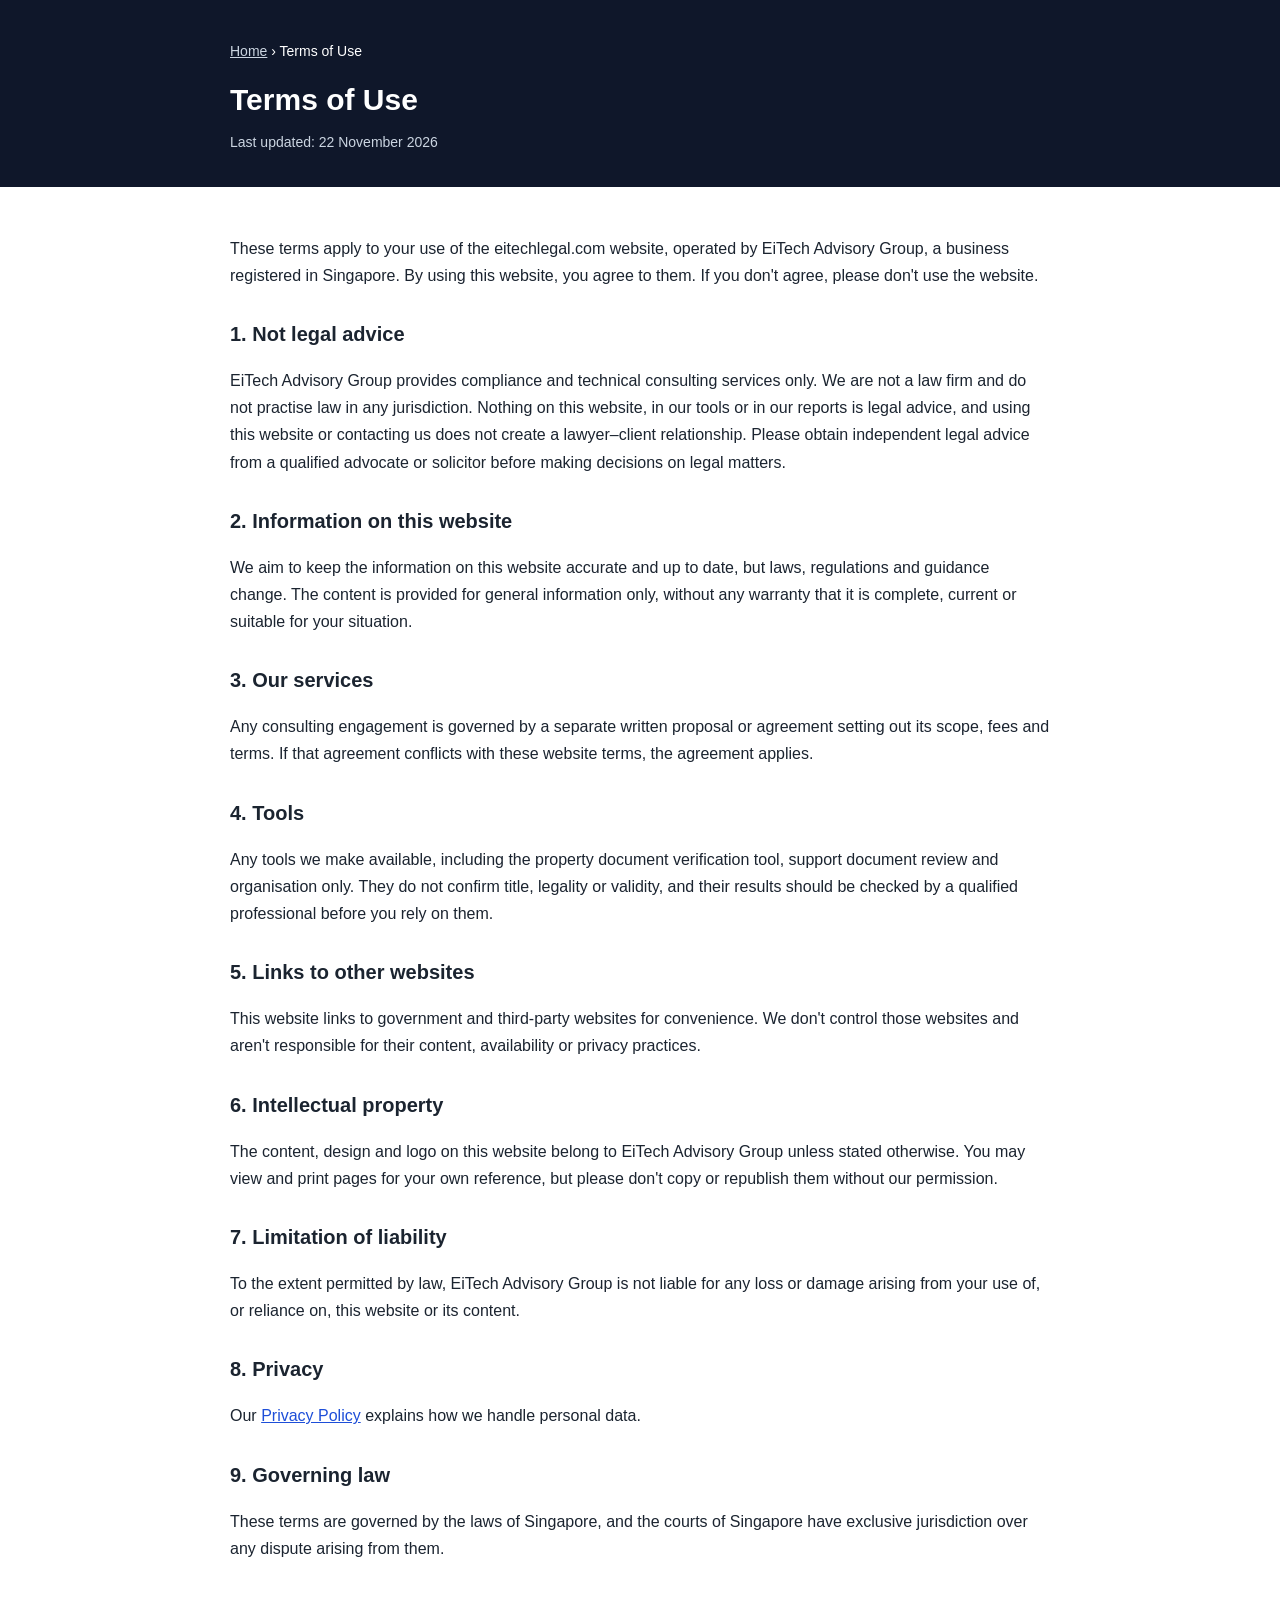
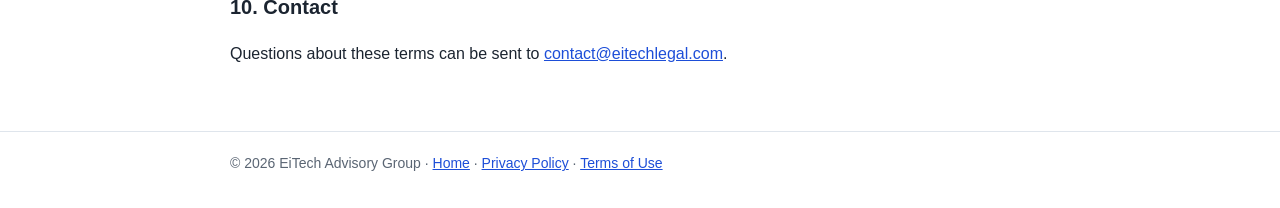
<file: terms.html>
<!DOCTYPE html>
<html lang="en">
<head>
<meta charset="UTF-8">
<meta name="viewport" content="width=device-width, initial-scale=1.0">
<title>Terms of Use | EiTech Advisory Group</title>
<meta name="description" content="Terms of use for the eitechlegal.com website, operated by EiTech Advisory Group.">
    <link rel="canonical" href="https://eitechlegal.com/terms.html">
    <link rel="icon" type="image/png" sizes="32x32" href="assets/favicon-32.png">
    <link rel="apple-touch-icon" href="assets/apple-touch-icon.png">
    <meta property="og:type" content="website">
    <meta property="og:site_name" content="EiTech Advisory Group">
    <meta property="og:title" content="Terms of Use | EiTech Advisory Group">
    <meta property="og:description" content="Terms of use for the eitechlegal.com website, operated by EiTech Advisory Group.">
    <meta property="og:url" content="https://eitechlegal.com/terms.html">
    <meta property="og:image" content="https://eitechlegal.com/assets/og-image.png">
    <meta property="og:image:width" content="1200">
    <meta property="og:image:height" content="630">
    <meta name="twitter:card" content="summary_large_image">
<style>
  :root { --ink:#1b2430; --muted:#5a6573; --accent:#1d4ed8; --bg-soft:#f4f7fb; --line:#dfe5ec; }
  body { margin:0; font-family:"Segoe UI", Roboto, Arial, sans-serif; color:var(--ink); line-height:1.7; }
  .wrap { max-width:820px; margin:0 auto; padding:0 20px; }
  header { background:#0f172a; color:#fff; padding:40px 0 32px; }
  header a { color:#cbd5e1; }
  .crumb { font-size:14px; margin-bottom:10px; }
  h1 { margin:0 0 6px; font-size:30px; }
  .updated { color:#cbd5e1; font-size:14px; }
  main { padding:32px 0 48px; }
  h2 { font-size:20px; margin:28px 0 8px; }
  ul { padding-left:22px; }
  a { color:var(--accent); }
  footer { border-top:1px solid var(--line); padding:20px 0 32px; font-size:14px; color:var(--muted); }
</style>
</head>
<body>
<header><div class="wrap">
  <div class="crumb"><a href="index.html">Home</a> › Terms of Use</div>
  <h1>Terms of Use</h1>
  <div class="updated">Last updated: 22 November 2026</div>
</div></header>
<main><div class="wrap">
<p>These terms apply to your use of the eitechlegal.com website, operated by EiTech Advisory Group, a business registered in Singapore. By using this website, you agree to them. If you don't agree, please don't use the website.</p>

<h2>1. Not legal advice</h2>
<p>EiTech Advisory Group provides compliance and technical consulting services only. We are not a law firm and do not practise law in any jurisdiction. Nothing on this website, in our tools or in our reports is legal advice, and using this website or contacting us does not create a lawyer–client relationship. Please obtain independent legal advice from a qualified advocate or solicitor before making decisions on legal matters.</p>

<h2>2. Information on this website</h2>
<p>We aim to keep the information on this website accurate and up to date, but laws, regulations and guidance change. The content is provided for general information only, without any warranty that it is complete, current or suitable for your situation.</p>

<h2>3. Our services</h2>
<p>Any consulting engagement is governed by a separate written proposal or agreement setting out its scope, fees and terms. If that agreement conflicts with these website terms, the agreement applies.</p>

<h2>4. Tools</h2>
<p>Any tools we make available, including the property document verification tool, support document review and organisation only. They do not confirm title, legality or validity, and their results should be checked by a qualified professional before you rely on them.</p>

<h2>5. Links to other websites</h2>
<p>This website links to government and third-party websites for convenience. We don't control those websites and aren't responsible for their content, availability or privacy practices.</p>

<h2>6. Intellectual property</h2>
<p>The content, design and logo on this website belong to EiTech Advisory Group unless stated otherwise. You may view and print pages for your own reference, but please don't copy or republish them without our permission.</p>

<h2>7. Limitation of liability</h2>
<p>To the extent permitted by law, EiTech Advisory Group is not liable for any loss or damage arising from your use of, or reliance on, this website or its content.</p>

<h2>8. Privacy</h2>
<p>Our <a href="privacy.html">Privacy Policy</a> explains how we handle personal data.</p>

<h2>9. Governing law</h2>
<p>These terms are governed by the laws of Singapore, and the courts of Singapore have exclusive jurisdiction over any dispute arising from them.</p>

<h2>10. Contact</h2>
<p>Questions about these terms can be sent to <a href="mailto:contact@eitechlegal.com">contact@eitechlegal.com</a>.</p>
</div></main>
<footer><div class="wrap">
  &copy; 2026 EiTech Advisory Group · <a href="index.html">Home</a> · <a href="privacy.html">Privacy Policy</a> · <a href="terms.html">Terms of Use</a>
</div></footer>
</body>
</html>
</file>
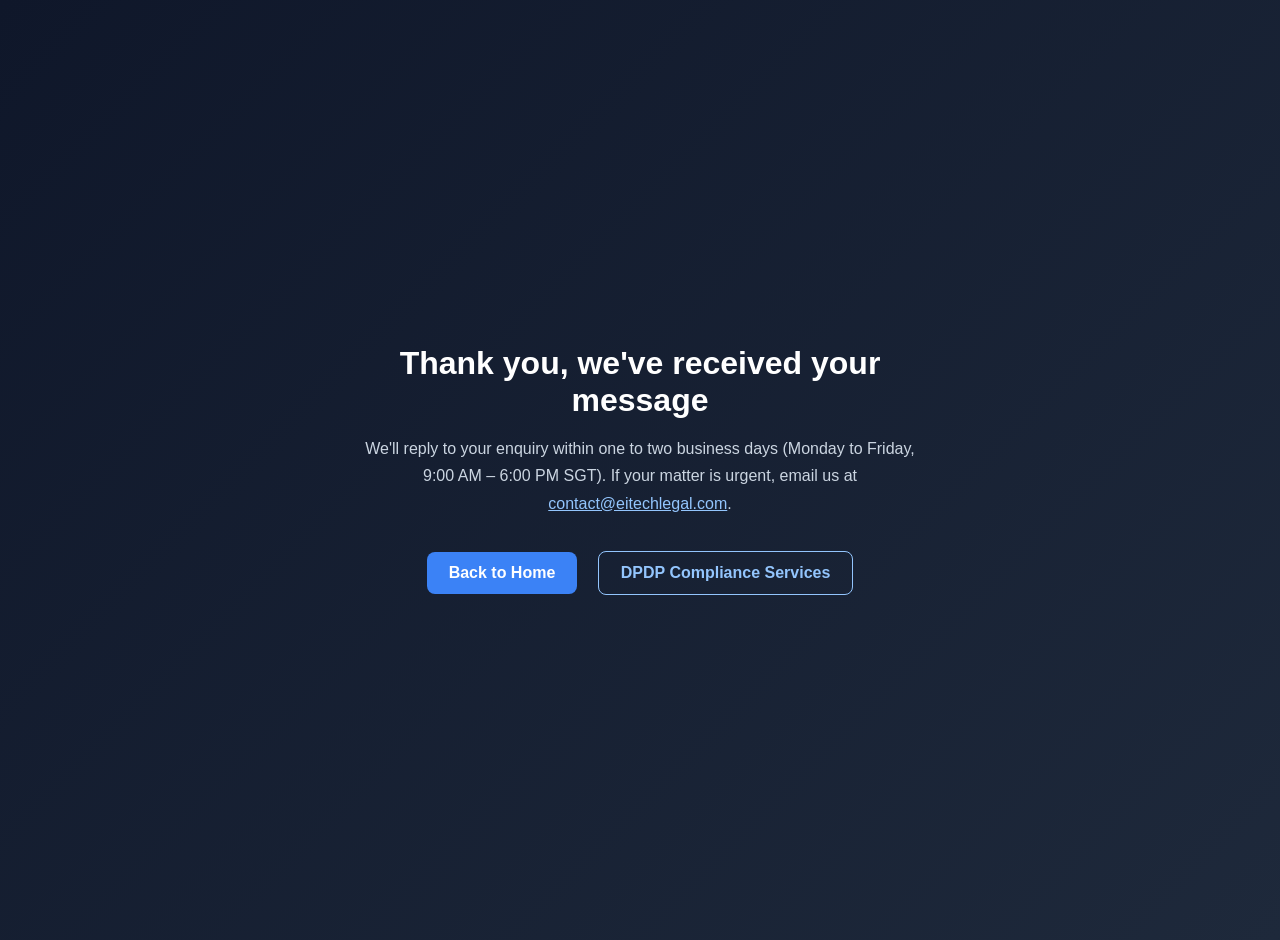
<file: thanks.html>
<!DOCTYPE html>
<html lang="en">
<head>
<meta charset="UTF-8">
<meta name="viewport" content="width=device-width, initial-scale=1.0">
<title>Thank You | EiTech Advisory Group</title>
<meta name="robots" content="noindex">
<link rel="icon" type="image/png" sizes="32x32" href="assets/favicon-32.png">
<style>
  body { margin:0; min-height:100vh; display:flex; align-items:center; justify-content:center; font-family:"Segoe UI", Roboto, Arial, sans-serif; background:linear-gradient(135deg,#0f172a,#1e293b); color:#fff; text-align:center; padding:20px; }
  .box { max-width:560px; }
  h1 { font-size:32px; margin:0 0 12px; }
  p { color:#cbd5e1; line-height:1.7; }
  a.btn { display:inline-block; margin:18px 8px 0; padding:12px 22px; border-radius:8px; text-decoration:none; font-weight:600; background:#3b82f6; color:#fff; }
  a.btn.ghost { background:transparent; border:1px solid #93c5fd; color:#93c5fd; }
</style>
</head>
<body>
<div class="box">
  <h1>Thank you, we've received your message</h1>
  <p>We'll reply to your enquiry within one to two business days (Monday to Friday, 9:00 AM – 6:00 PM SGT). If your matter is urgent, email us at <a href="mailto:contact@eitechlegal.com" style="color:#93c5fd">contact@eitechlegal.com</a>.</p>
  <a class="btn" href="index.html">Back to Home</a>
  <a class="btn ghost" href="dpdp.html">DPDP Compliance Services</a>
</div>
</body>
</html>
</file>
<file: assets/site.css>
/* Shared mobile navigation */
.mobile-menu-btn { display: none; background: none; border: none; color: #fff; font-size: 1.6rem; cursor: pointer; line-height: 1; padding: 0.25rem 0.5rem; }
@media (max-width: 768px) {
  .mobile-menu-btn { display: block; }
  .navbar .nav-menu.open {
    display: flex !important;
    flex-direction: column;
    gap: 0;
    position: absolute;
    top: 100%;
    left: 0;
    right: 0;
    margin: 0;
    padding: 0.5rem 1.5rem 1rem;
    background: #0f172a;
    box-shadow: 0 10px 20px rgba(0, 0, 0, 0.25);
  }
  .navbar .nav-menu.open li { list-style: none; }
  .navbar .nav-menu.open a { display: block; padding: 0.75rem 0; border-bottom: 1px solid rgba(255, 255, 255, 0.08); }
}

/* Logo with tagline */
.logo-text { display: inline-flex; flex-direction: column; line-height: 1.15; }
.logo-tagline { font-size: 0.68rem; font-weight: 500; letter-spacing: 0.04em; color: #93c5fd; margin-top: 2px; }
@media (max-width: 420px) {
  .logo-text { font-size: 1.05rem !important; }
  .logo-tagline { font-size: 0.6rem; }
}
</file>
